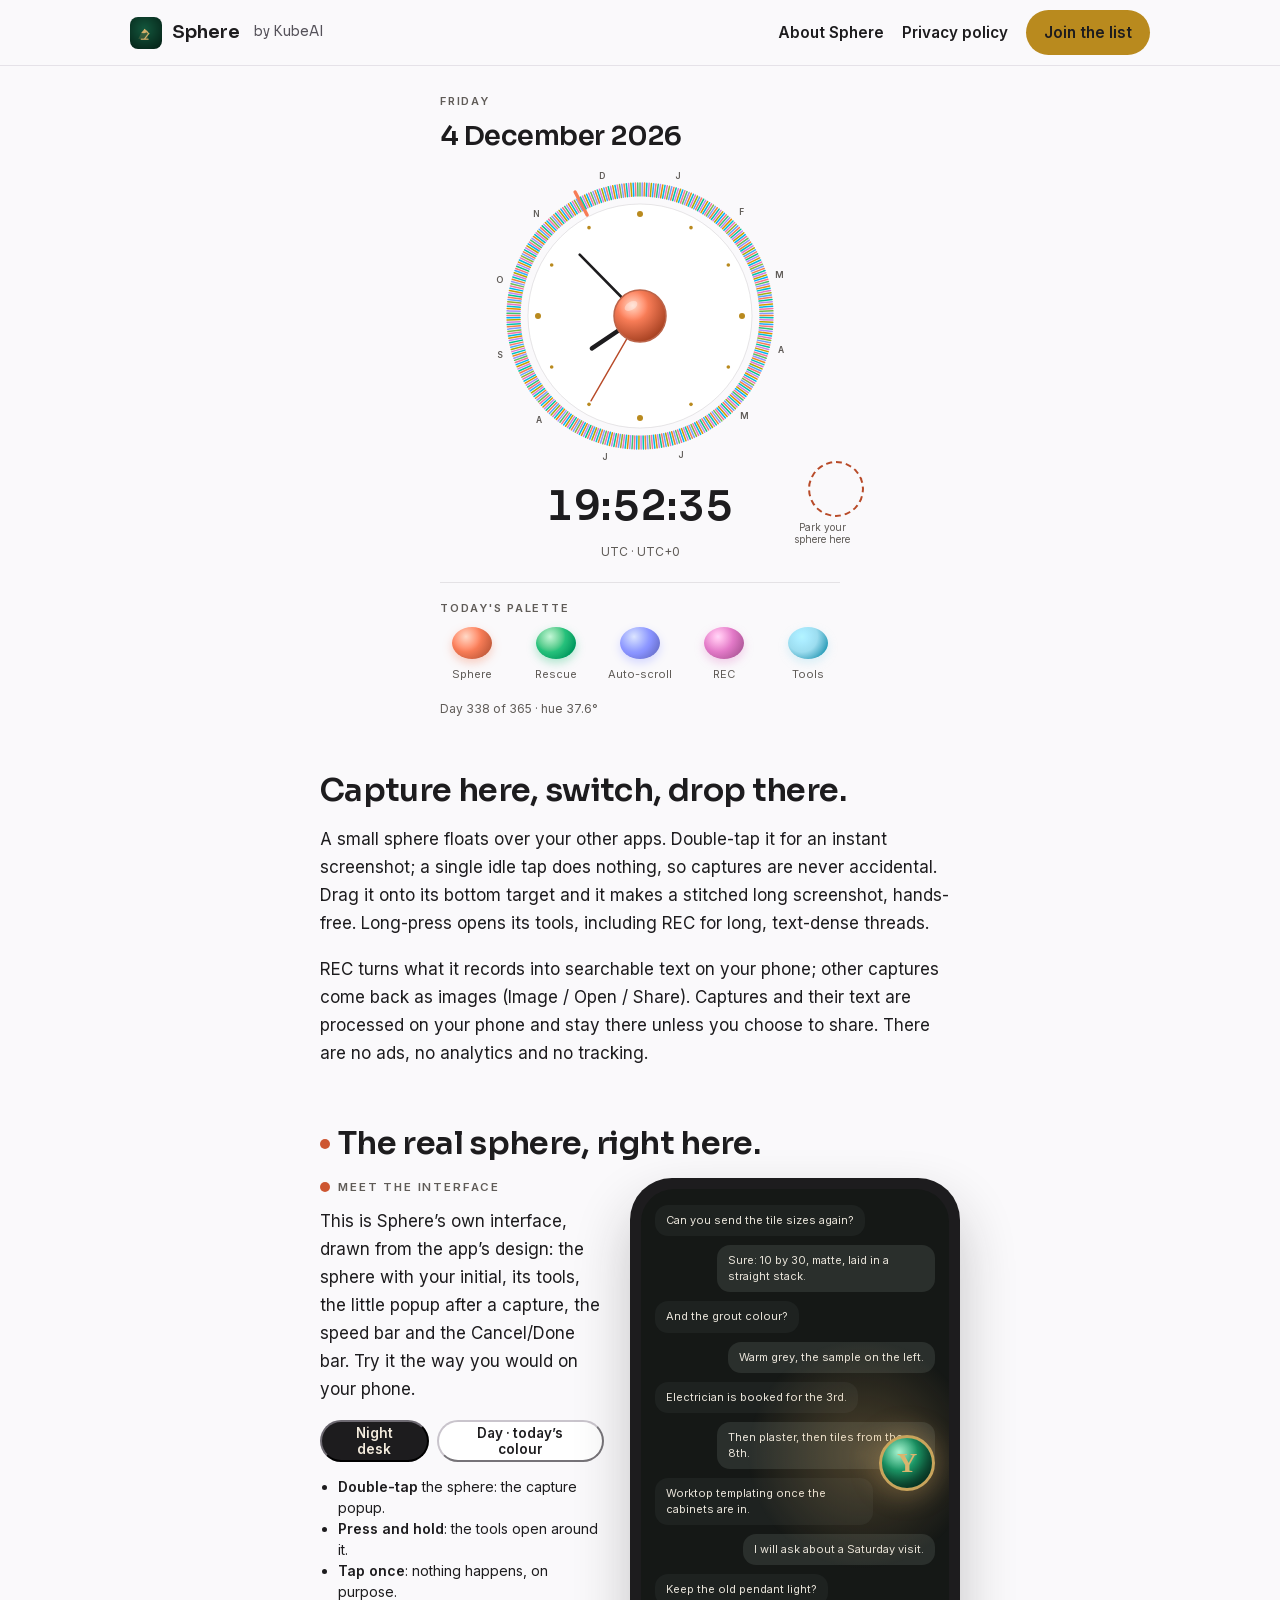
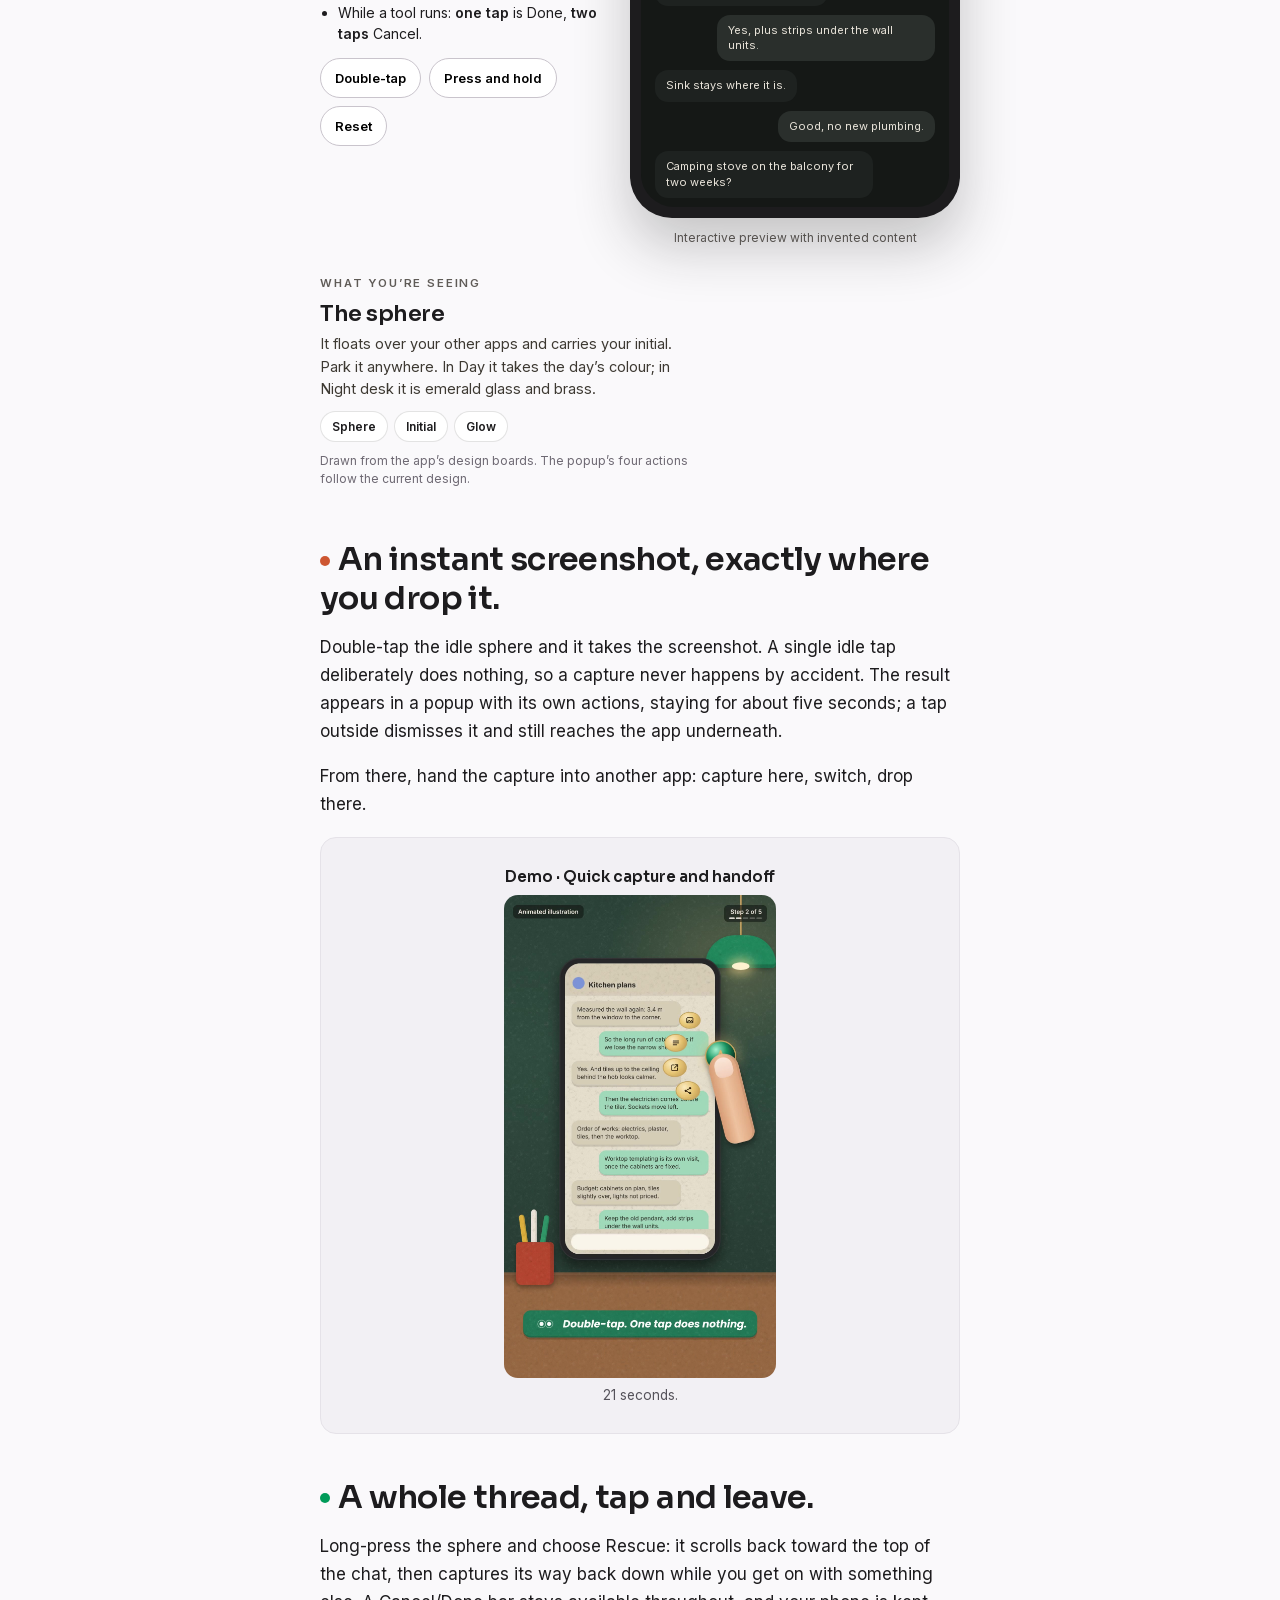
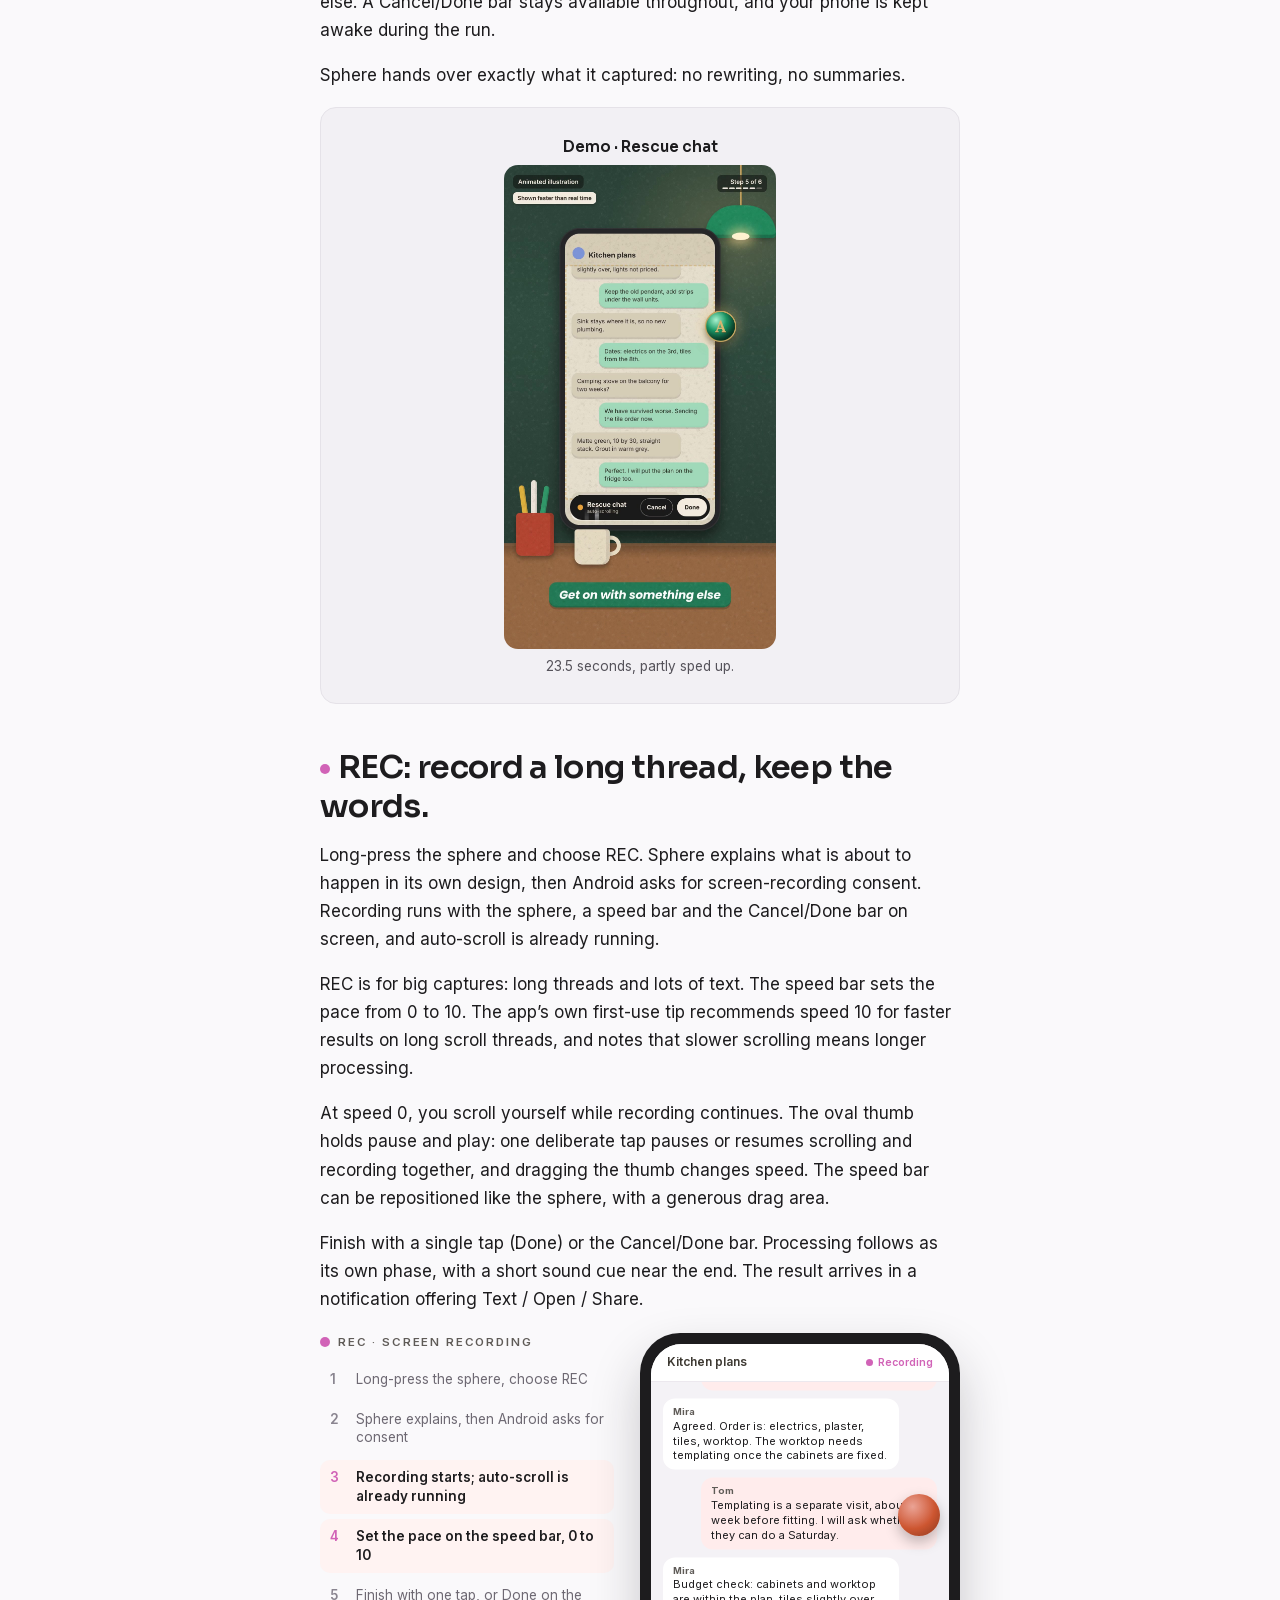
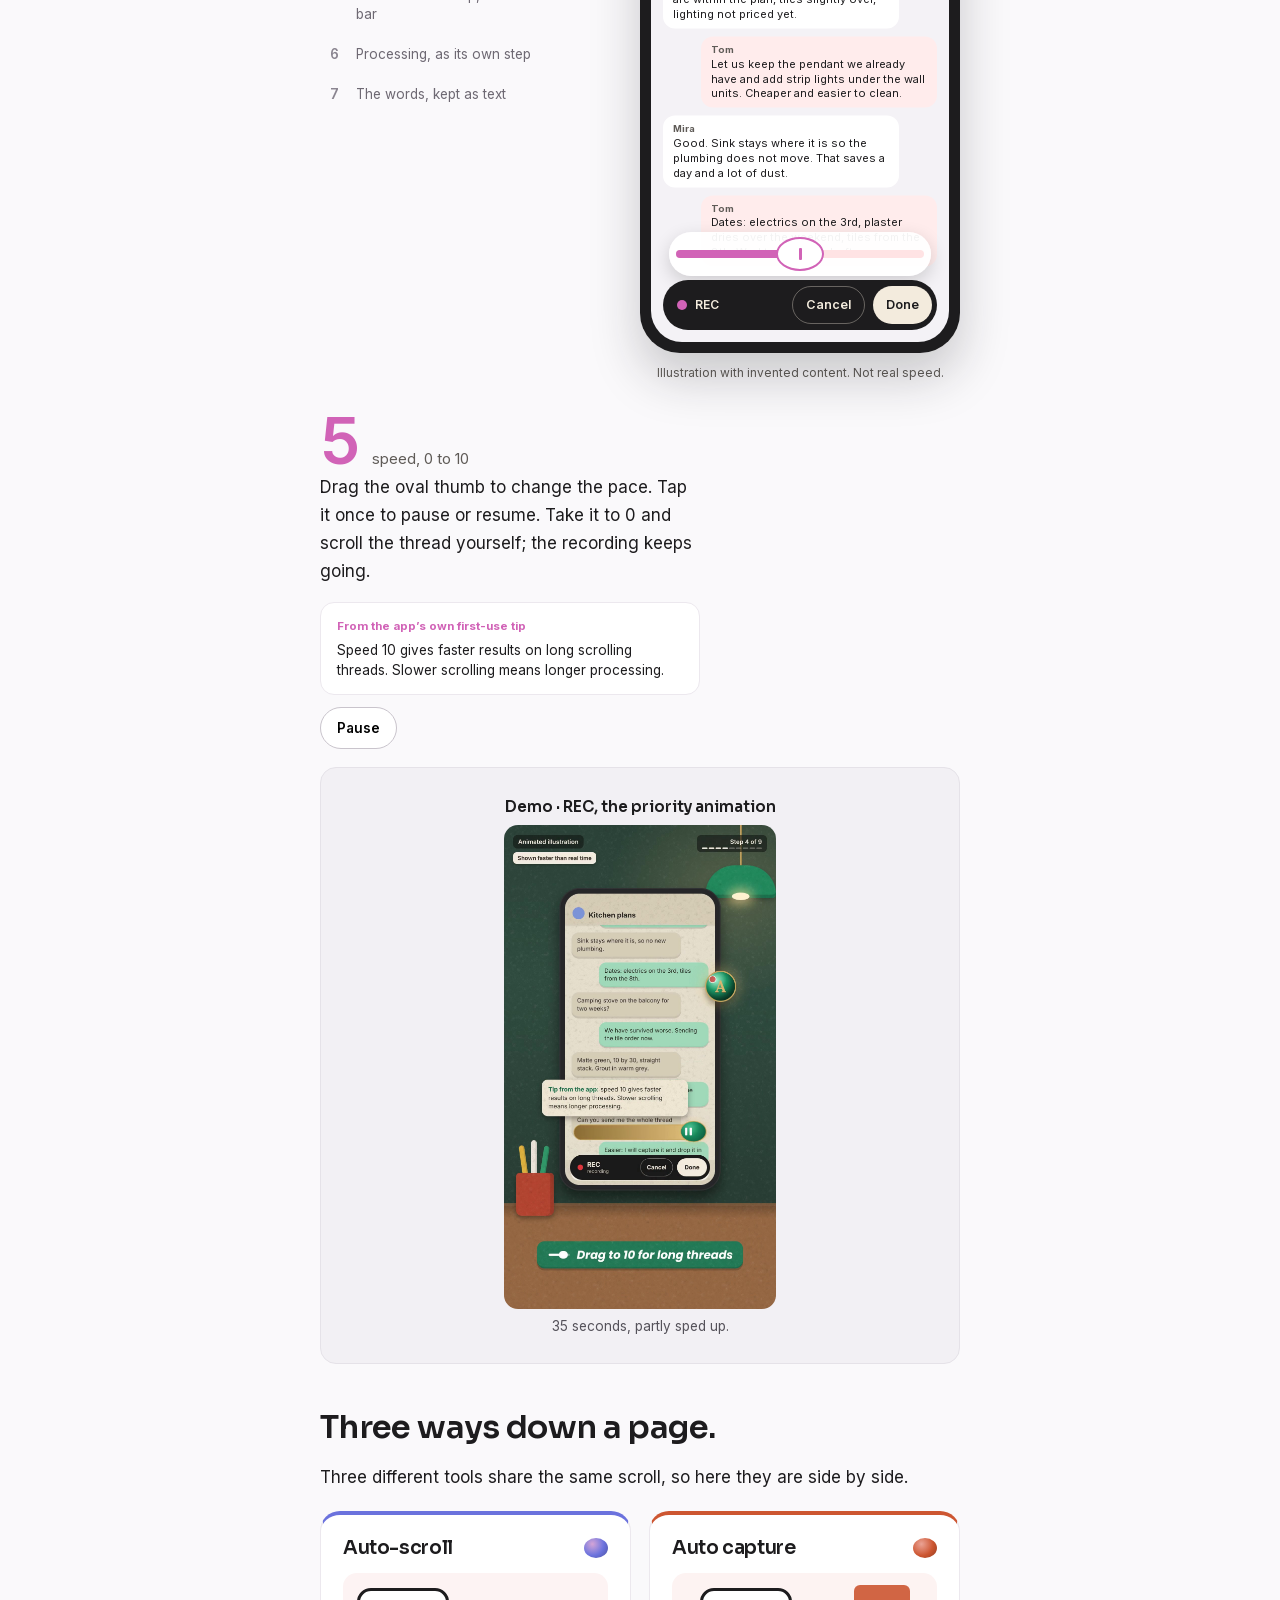
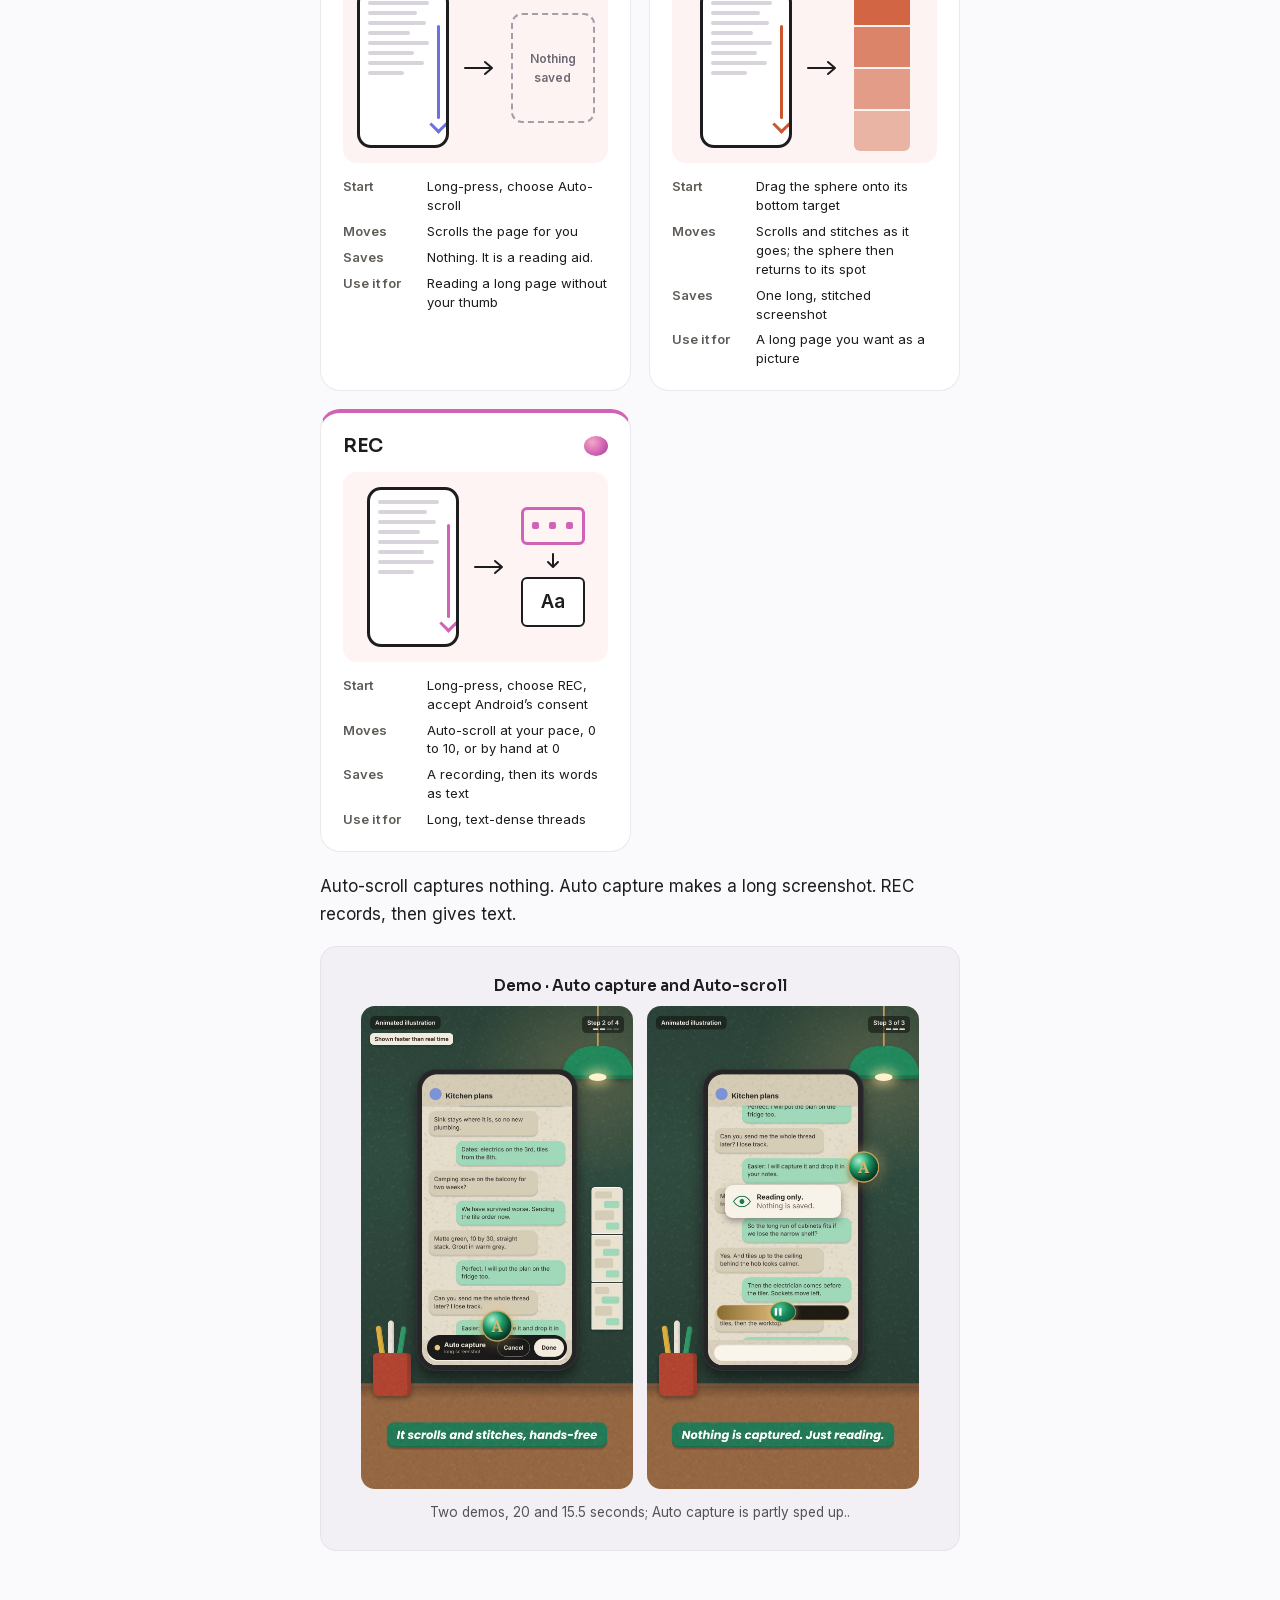
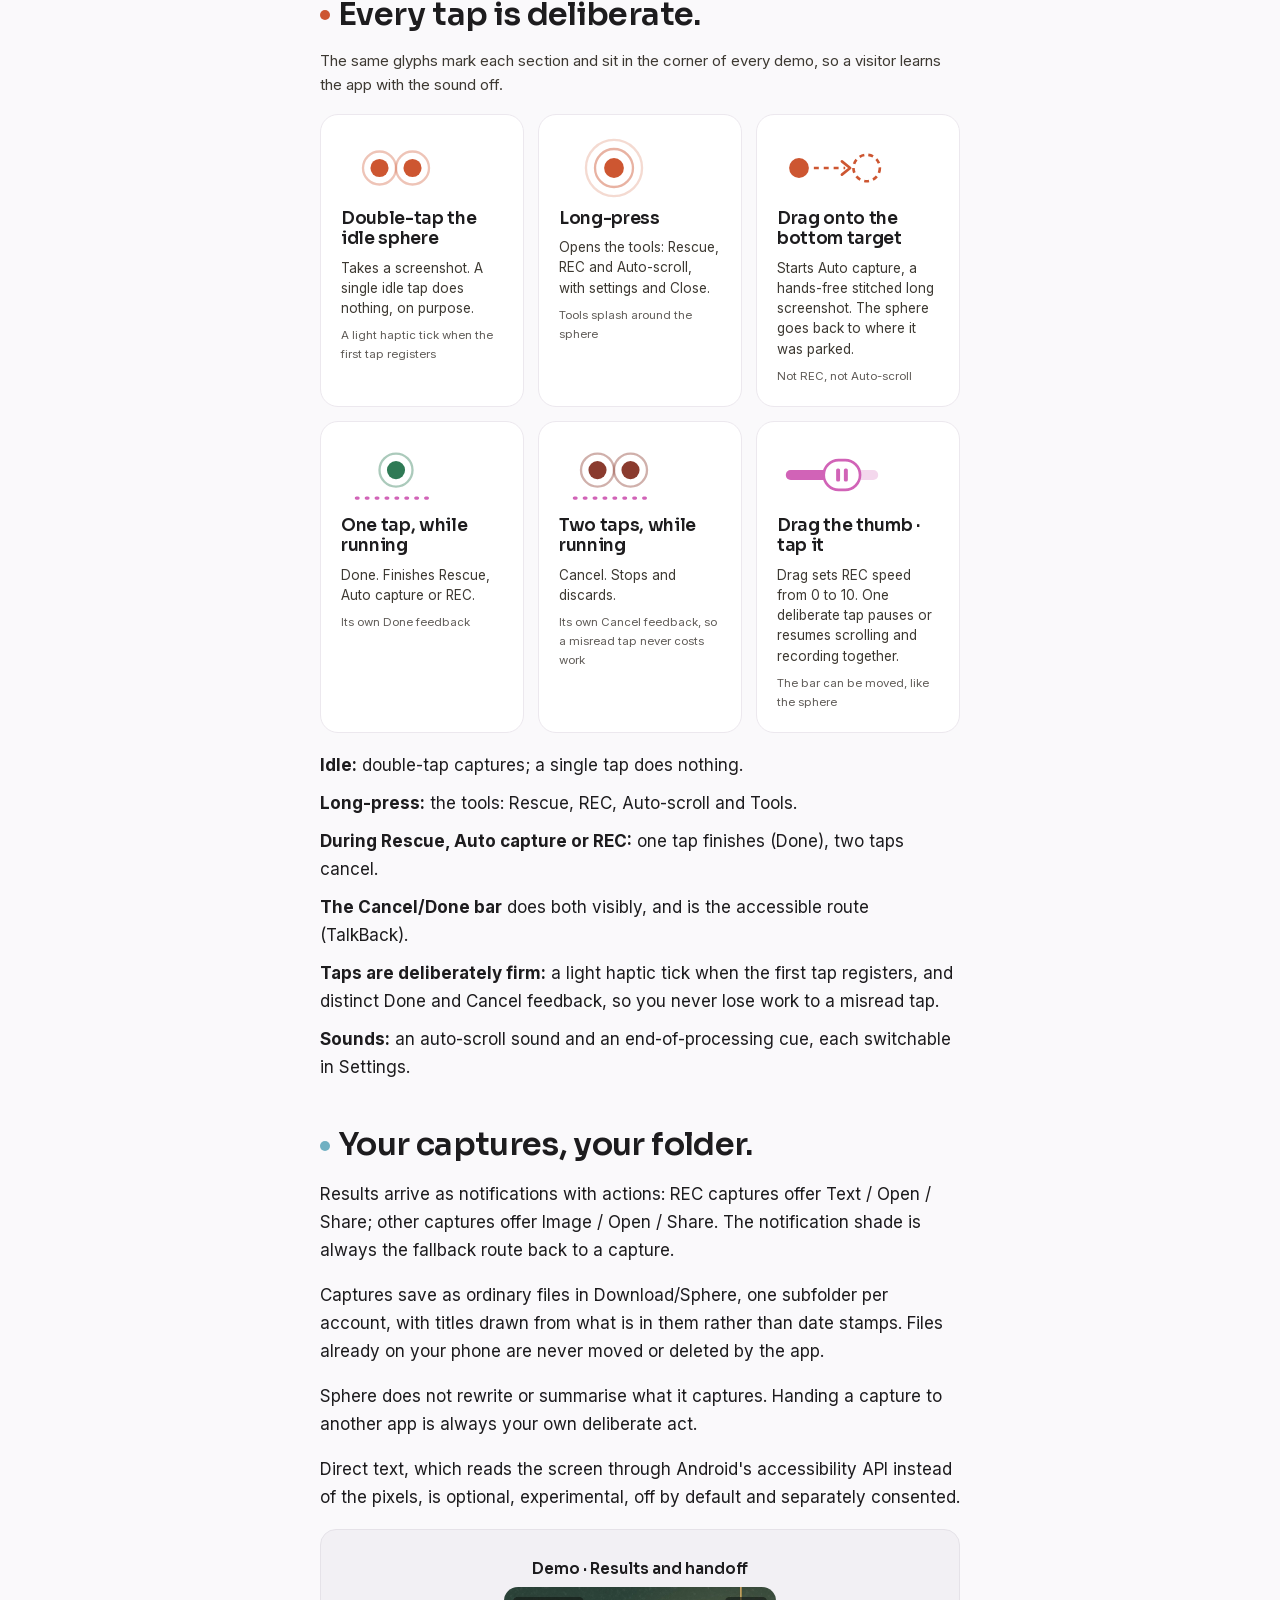
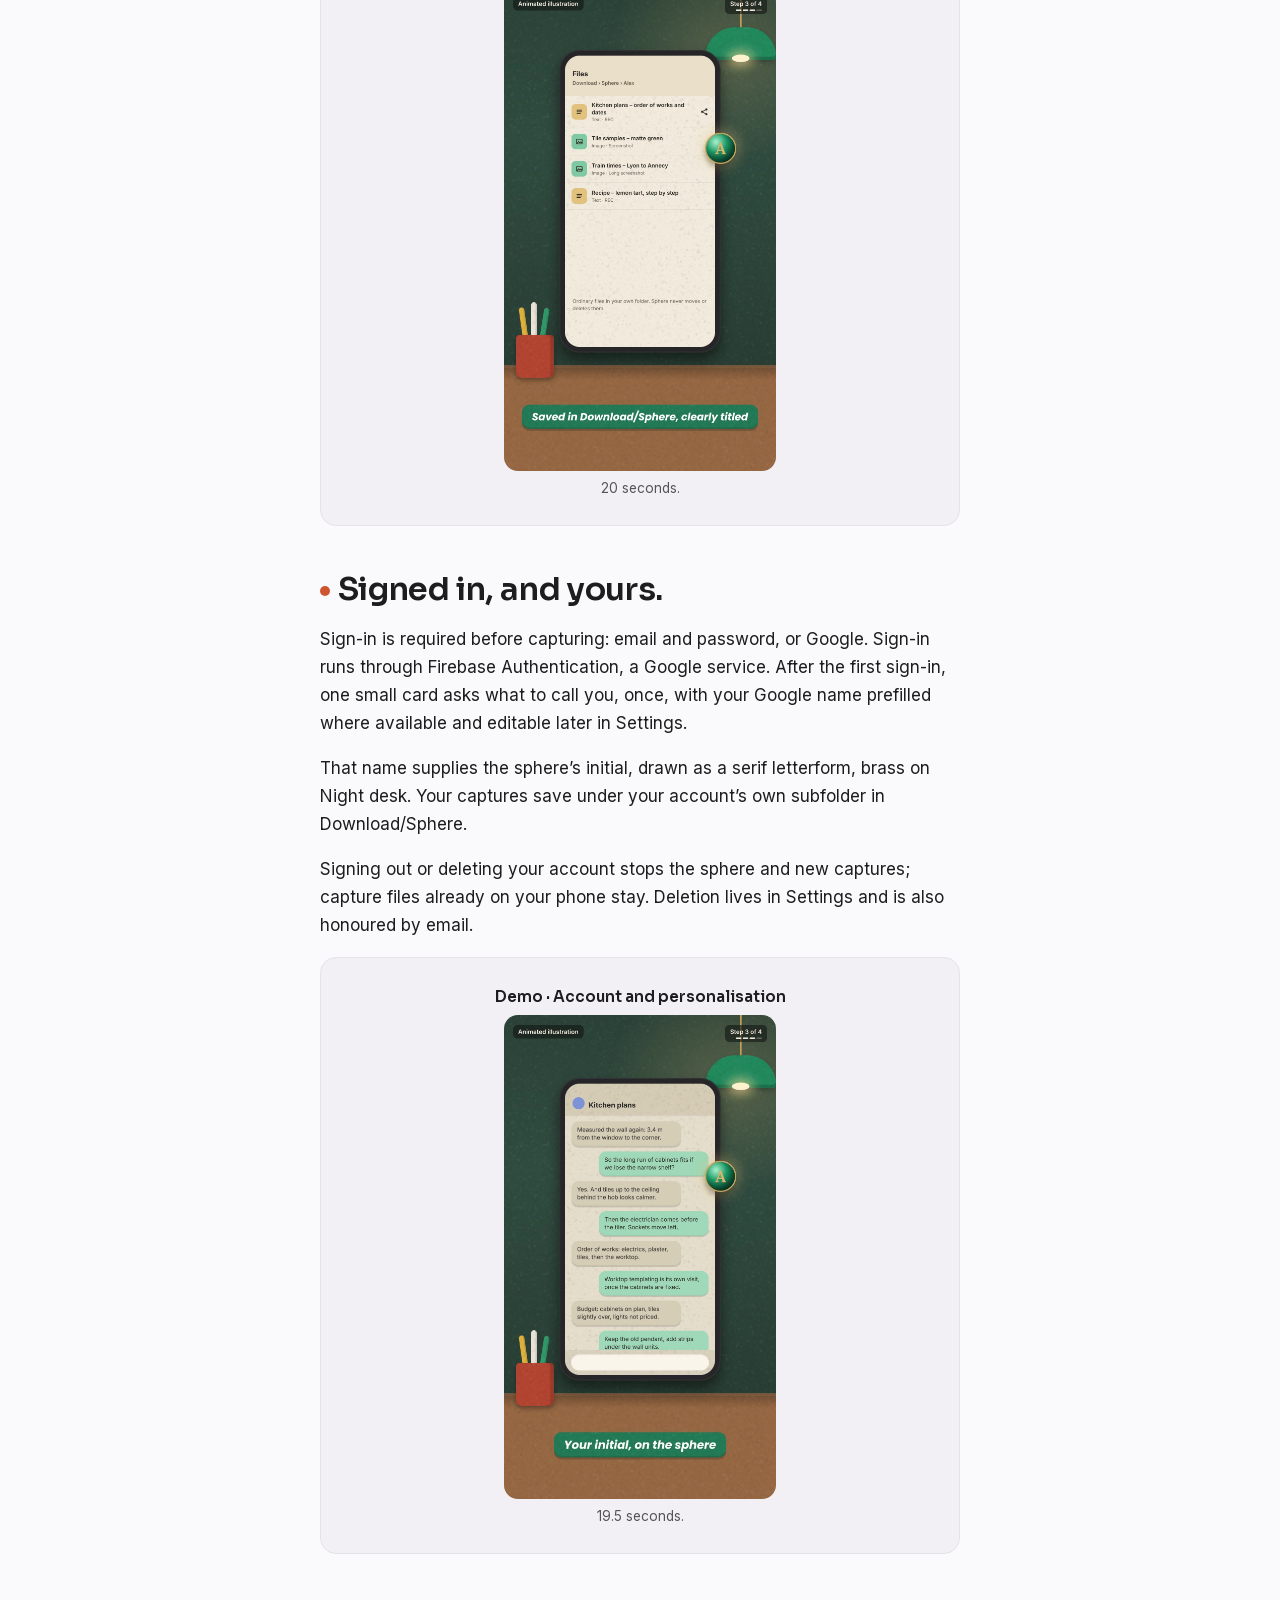
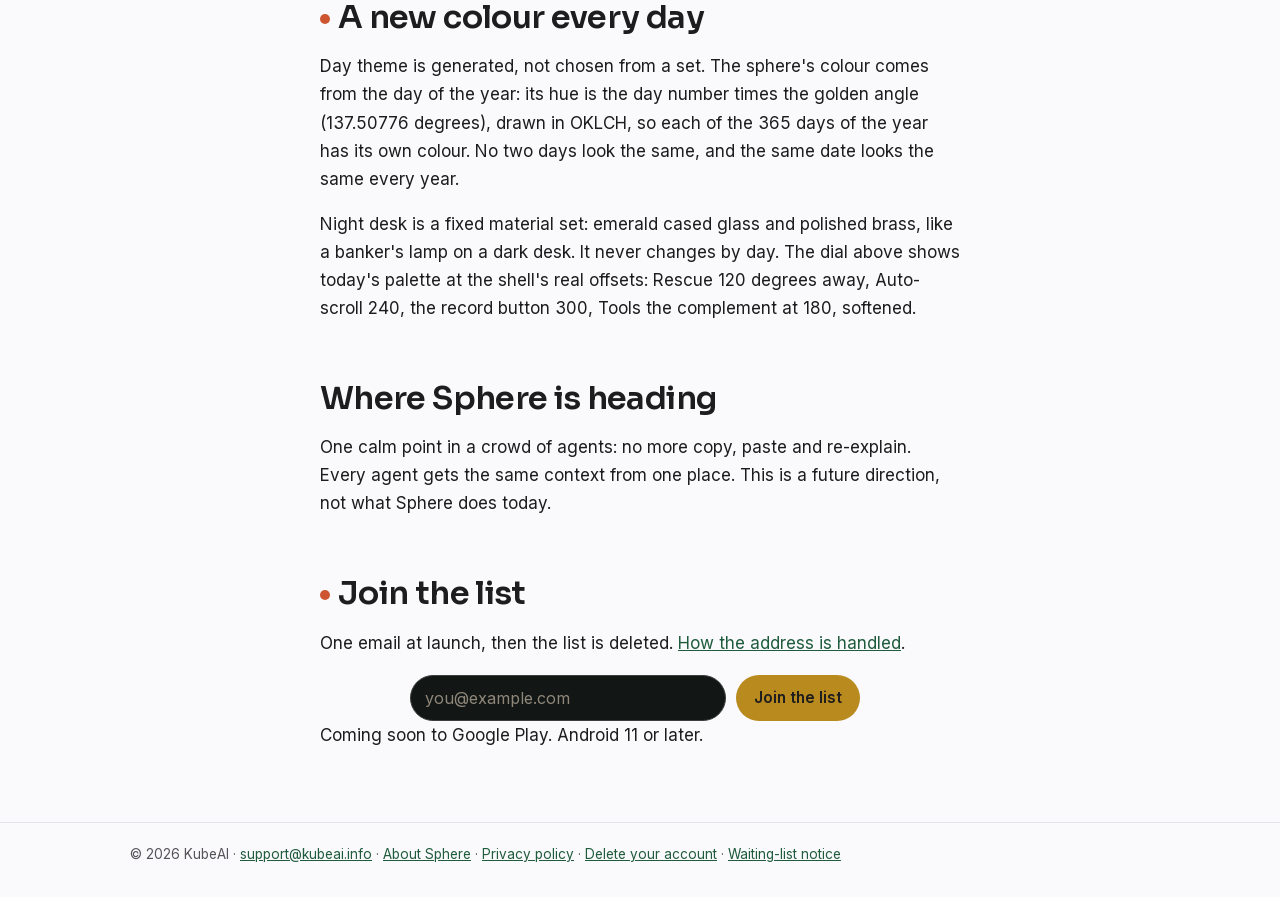
<file: index.html>
<!DOCTYPE html>
<html lang="en">
<head>
<meta charset="utf-8">
<meta name="viewport" content="width=device-width, initial-scale=1">
<title>Sphere by KubeAI - a floating capture tool for Android</title>
<meta name="description" content="Sphere by KubeAI: a floating capture tool for Android. A new colour every day, Night desk in emerald and brass, captures that stay on your phone.">
<link rel="canonical" href="https://sphere.kubeai.info/">
<link rel="icon" type="image/png" href="assets/img/favicon-32.png">
<link rel="apple-touch-icon" href="assets/img/apple-touch-icon.png">
<meta property="og:title" content="Sphere by KubeAI">
<meta property="og:description" content="A floating capture tool for Android. Capture here, switch, drop there. Captures stay on your phone.">
<meta property="og:image" content="https://sphere.kubeai.info/assets/img/og.png">
<meta property="og:url" content="https://sphere.kubeai.info/">
<meta name="twitter:card" content="summary_large_image">
<link rel="stylesheet" href="assets/css/sphere.css">
<link rel="stylesheet" href="assets/css/today.css">
<style>
  .vh{position:absolute;left:-9999px}
  .brand-by{font-weight:400;font-size:.85rem;color:var(--ink2)}
  .story{max-width:680px;margin:0 auto;padding:36px 20px 4px}
  .story:last-of-type{padding-bottom:8px}
  .site-foot{border-top:1px solid var(--hair);margin-top:40px;padding:20px 0 32px;color:var(--ink2);font-size:.85rem}
  .site-foot p{margin:0}
  .site-foot a{color:var(--link)}
  .main{padding-bottom:8px}

  /* v1 expansion components */
  .story h2{scroll-margin-top:80px}
  .demo-frame{margin:18px 0 4px;border:1px solid var(--hair);border-radius:16px;background:var(--panel);
    padding:26px 20px;display:flex;flex-direction:column;align-items:center;gap:6px;text-align:center}
  .demo-frame .df-title{font-family:Sora,Inter,sans-serif;font-weight:600;font-size:.95rem;color:var(--ink)}
  .demo-frame .df-note{font-size:.85rem;color:var(--ink2)}
  .df-vids{display:flex;gap:14px;flex-wrap:wrap;justify-content:center;margin:2px 0 6px}
  .demo-frame video.df-vid{width:min(272px,86%);aspect-ratio:9/16;height:auto;object-fit:cover;border-radius:14px;background:#0c1310}
  .ways{display:grid;gap:14px;grid-template-columns:repeat(auto-fit,minmax(196px,1fr));margin:14px 0 4px}
  .way{border:1px solid var(--hair);border-radius:16px;background:var(--panel);padding:16px 18px}
  .way h3{margin:0 0 6px}
  .way p{margin:0;font-size:.95rem;color:var(--ink2)}
  .key{list-style:none;margin:12px 0 4px;padding:0;display:grid;gap:10px;max-width:680px}
  .key li{margin:0;padding:0}
  .rec-demo{margin:18px 0 4px;max-width:680px;border:1px solid var(--hair);border-radius:16px;background:var(--panel);padding:18px 20px}
  .rec-demo label{display:block;font-size:.9rem;color:var(--ink2);margin-bottom:8px}
  .rec-demo input[type=range]{width:100%;accent-color:var(--gold)}
  .rec-readout{display:flex;justify-content:space-between;align-items:baseline;gap:12px;flex-wrap:wrap;margin-top:10px}
  .rec-speed{font-family:Sora,Inter,sans-serif;font-weight:600;font-size:1.05rem;color:var(--ink)}
  .rec-note{font-size:.9rem;color:var(--ink2);flex:1 1 260px}
  .rec-pause{margin-top:12px}
</style>
<style>
:root{--c-sphere:#7A5FA0;--c-rescue:#4C8A5A;--c-scroll:#3E6FA8;--c-rec:#A85560;--c-tools:#8A8590;--c-ink:#1d1c1e}
.g-dot{display:inline-block;width:10px;height:10px;border-radius:50%;margin:0 8px 2px 0;vertical-align:middle;background:var(--acc,#ccc)}
.g-card{padding:20px;border-radius:18px;background:#fff;border:1px solid #ECE8EE;display:flex;flex-direction:column;gap:8px}
.g-card h3{margin:0;font-size:17px}
.g-card p{margin:0;font-size:13.5px;line-height:1.5;color:#3D3932}
.g-card small{font-size:11.5px;color:#5F5B57}
.g-grid{display:grid;grid-template-columns:repeat(auto-fit,minmax(196px,1fr));gap:14px;margin:18px 0}
.tw-grid{display:grid;grid-template-columns:repeat(auto-fit,minmax(216px,1fr));gap:18px;margin:20px 0}
.tw-card{padding:22px;border-radius:20px;background:#fff;border:1px solid #ECE8EE;border-top:4px solid var(--acc,#ccc);display:flex;flex-direction:column;gap:14px}
.tw-head{display:flex;align-items:center;justify-content:space-between}
.tw-head h3{margin:0;font-size:19px}
.tw-ball{width:24px;height:20px;border-radius:50%;background:radial-gradient(circle at 35% 30%,color-mix(in oklch,var(--acc),white 45%),var(--acc) 55%,color-mix(in oklch,var(--acc),black 22%))}
.tw-art{display:flex;align-items:center;justify-content:center;gap:14px;height:190px;border-radius:14px;background:color-mix(in oklch,var(--acc),white 93%)}
.tw-phone{position:relative;width:92px;height:160px;border-radius:14px;border:3px solid #1d1c1e;background:#fff;padding:10px 8px;display:flex;flex-direction:column;gap:6px;overflow:hidden}
.tw-l{height:4px;border-radius:2px;background:#D9D4DC}
.tw-dl{margin:0;display:grid;grid-template-columns:74px 1fr;gap:7px 10px;font-size:13px;line-height:1.45}
.tw-dl dt{font-weight:600;color:#5F5B57}
.tw-dl dd{margin:0}
.gk-foot{font-size:13.5px;color:#5F5B57}
.gk-lead{font-size:15px;line-height:1.55;color:#3D3932;margin:14px 0 2px}
</style>
<script>
(function(){
var now=new Date(),y=now.getFullYear();
var doy=Math.round((new Date(y,now.getMonth(),now.getDate())-new Date(y,0,1))/864e5)+1;
var hue=(doy*137.50776)%360;var n=function(h){return (((h%360)+360)%360).toFixed(1);};
var r=document.documentElement.style;
r.setProperty('--c-sphere','oklch(0.6 0.16 '+n(hue)+')');
r.setProperty('--c-rescue','oklch(0.6 0.16 '+n(hue+120)+')');
r.setProperty('--c-scroll','oklch(0.6 0.16 '+n(hue+240)+')');
r.setProperty('--c-rec','oklch(0.66 0.17 '+n(hue+300)+')');
r.setProperty('--c-tools','oklch(0.72 0.07 '+n(hue+180)+')');
window.SPHUE=hue;window.SPHN=n;
})();
</script>
<style>
.recx-cols{display:flex;flex-wrap:wrap;gap:26px;margin:20px 0 8px;align-items:flex-start}
.recx-side{flex:1 1 240px;max-width:340px}
.recx-mid{flex:0 0 auto}
.recx-try{flex:1 1 250px;max-width:380px}
.recx-eyebrow{display:block;font-size:11.5px;font-weight:600;letter-spacing:.16em;text-transform:uppercase;color:#5F5B57;margin-bottom:10px}
.recx-steps{list-style:none;margin:0;padding:0;display:flex;flex-direction:column;gap:5px;counter-reset:rs}
.recx-steps li{counter-increment:rs;display:flex;gap:10px;align-items:baseline;padding:8px 10px;border-radius:10px;font-size:13.5px;line-height:1.4;color:#6E6973}
.recx-steps li::before{content:counter(rs);font-weight:600;color:#8A8590;width:16px;flex:none}
.recx-steps li.on{background:color-mix(in oklch,var(--c-rec),white 92%);color:#1d1c1e;font-weight:600}
.recx-steps li.on::before{color:var(--c-rec)}
.recx-phone{position:relative;width:320px;height:620px;border-radius:40px;padding:11px;background:#1d1c1e;box-shadow:0 24px 50px rgba(29,28,30,.22);margin:0 auto}
.recx-screen{position:relative;width:100%;height:100%;border-radius:31px;overflow:hidden;background:#F4F2F6}
.recx-head{height:38px;display:flex;align-items:center;justify-content:space-between;padding:0 16px;background:#fff;border-bottom:1px solid #ECE8EE;box-sizing:border-box}
.recx-head span:first-child{font-size:12px;font-weight:600;color:#3D3932}
.recx-chip{display:flex;align-items:center;gap:5px;font-size:10.5px;font-weight:600;color:var(--c-rec)}
.recx-chip::before{content:"";width:7px;height:7px;border-radius:50%;background:var(--c-rec);animation:recxBlink 1.4s ease-in-out infinite}
.recx-chip.paused::before{animation:none;opacity:.4}
.recx-scroll{position:relative;height:490px;overflow:hidden;touch-action:none}
.recx-msgs{display:flex;flex-direction:column;gap:8px;padding:10px 12px;will-change:transform}
.recx-m{max-width:86%;padding:7px 10px;border-radius:12px;background:#fff;font-size:11px;line-height:1.35;color:#1d1c1e}
.recx-m.them{background:color-mix(in oklch,var(--c-rec),white 88%)}
.recx-m b{display:block;font-size:9.5px;color:#5F5B57}
.recx-ball{position:absolute;right:9px;top:150px;width:42px;height:42px;border-radius:50%;background:radial-gradient(circle at 35% 30%,color-mix(in oklch,var(--c-sphere),white 45%),var(--c-sphere) 55%,color-mix(in oklch,var(--c-sphere),black 25%));box-shadow:0 6px 14px rgba(0,0,0,.25)}
.recx-manual{position:absolute;left:20px;right:20px;top:220px;padding:10px 12px;border-radius:12px;background:rgba(29,28,30,.86);color:#fff;font-size:12px;line-height:1.45;text-align:center}
.recx-bar{position:absolute;left:18px;right:18px;bottom:66px;height:44px;padding:5px 7px;border-radius:22px;background:rgba(255,255,255,.95);box-shadow:0 6px 18px rgba(0,0,0,.16);box-sizing:border-box}
.recx-track{position:relative;width:100%;height:34px}
.recx-track::before{content:"";position:absolute;left:0;right:0;top:13px;height:8px;border-radius:4px;background:color-mix(in oklch,var(--c-rec),white 82%)}
.recx-fill{position:absolute;left:0;top:13px;height:8px;border-radius:4px;background:var(--c-rec)}
.recx-thumb{position:absolute;top:0;width:48px;height:34px;border-radius:50%;background:#fff;border:2px solid var(--c-rec);display:flex;align-items:center;justify-content:center;gap:3px;box-sizing:border-box}
.recx-thumb span{width:3px;height:12px;border-radius:1px;background:var(--c-rec)}
.recx-thumb span:last-child{display:none}
.recx-thumb.paused span{display:block}
.recx-thumb.paused span:first-child{display:none}
.recx-range{position:absolute;inset:0;width:100%;height:34px;opacity:0;cursor:pointer;-webkit-appearance:none;appearance:none;background:transparent;margin:0}
.recx-range:focus-visible{outline:2px solid #1d1c1e;outline-offset:4px;border-radius:17px}
.recx-pill{position:absolute;left:12px;right:12px;bottom:12px;height:50px;padding:0 5px 0 14px;border-radius:25px;background:#1d1c1e;display:flex;align-items:center;gap:8px;box-sizing:border-box}
.recx-pill-dot{width:10px;height:10px;border-radius:50%;background:var(--c-rec);flex:none}
.recx-pill-t{font-size:12px;font-weight:600;color:#F3EBDD;flex:1}
.recx-pill button{height:38px;padding:0 13px;border-radius:19px;border:1px solid rgba(243,235,221,.35);background:transparent;color:#F3EBDD;font:600 12.5px Inter,sans-serif;cursor:pointer}
.recx-pill button+button{border:0;background:#F3EBDD;color:#1d1c1e}
.recx-proc{position:absolute;inset:0;background:rgba(244,242,246,.8);display:flex;align-items:center;justify-content:center}
.recx-proc[hidden]{display:none}
.recx-proc-card{width:230px;padding:18px;border-radius:16px;background:#fff;box-shadow:0 10px 28px rgba(0,0,0,.12);display:flex;flex-direction:column;gap:10px}
.recx-proc-card strong{font-size:15px}
.recx-proc-card p{margin:0;font-size:12px;line-height:1.45;color:#3D3932}
.recx-shimmer{position:relative;height:6px;border-radius:3px;background:color-mix(in oklch,var(--c-rec),white 85%);overflow:hidden}
.recx-shimmer::after{content:"";position:absolute;top:0;bottom:0;width:40%;border-radius:3px;background:var(--c-rec);animation:recxShim 1.6s ease-in-out infinite}
.recx-text{position:absolute;inset:0;background:#fff;display:flex;flex-direction:column}
.recx-text[hidden]{display:none}
.recx-ncard{margin:10px;padding:11px 13px;border-radius:14px;background:#F4F2F6;display:flex;flex-direction:column;gap:8px}
.recx-nhead{display:flex;align-items:center;gap:7px;font-size:10.5px;font-weight:600;color:#5F5B57}
.recx-nball{width:15px;height:15px;border-radius:50%;background:radial-gradient(circle at 35% 30%,color-mix(in oklch,var(--c-sphere),white 45%),var(--c-sphere) 55%,color-mix(in oklch,var(--c-sphere),black 25%))}
.recx-ncard strong{font-size:12px}
.recx-nacts{display:flex;gap:7px}
.recx-nacts span{padding:5px 11px;border-radius:12px;font-size:11.5px;font-weight:600;color:#3D3932;background:#fff}
.recx-nacts span:first-child{background:color-mix(in oklch,var(--c-rec),white 88%);color:var(--c-rec)}
.recx-lines{flex:1;overflow:hidden;padding:4px 16px;display:flex;flex-direction:column;gap:8px}
.recx-lines span{font-size:11px;line-height:1.45}
.recx-label{display:block;margin-top:10px;font-size:12px;color:#5F5B57;text-align:center}
.recx-num strong{font-size:64px;font-weight:600;line-height:1;color:var(--c-rec);font-variant-numeric:tabular-nums}
.recx-num span{font-size:15px;color:#5F5B57;margin-left:10px}
.recx-tip{padding:14px 16px;border-radius:14px;background:#fff;border:1px solid #ECE8EE;margin:12px 0}
.recx-tip strong{display:block;font-size:11.5px;color:var(--c-rec);margin-bottom:4px}
.recx-tip p{margin:0;font-size:13.5px;line-height:1.5}
.recx-btns{display:flex;flex-wrap:wrap;gap:10px}
.recx-btns button{height:42px;padding:0 16px;border-radius:21px;border:1px solid #C9C4CC;background:#fff;font:600 13.5px Inter,sans-serif;cursor:pointer}
.recx-btns button.wide{border:0;background:#1d1c1e;color:#fff;padding:0 20px}
.recx-btns button[hidden]{display:none}
@keyframes recxBlink{0%,100%{opacity:1}50%{opacity:.25}}
@keyframes recxShim{0%{transform:translateX(-100%)}100%{transform:translateX(260%)}}
[hidden]{display:none!important}
@media (prefers-reduced-motion: reduce){.recx-chip::before{animation:none}.recx-shimmer::after{animation:none}}
</style>
<style>
.ui-cols{display:flex;flex-wrap:wrap;gap:26px;align-items:flex-start}
.ui-left{flex:1 1 260px;max-width:380px}
.ui-mid{flex:0 0 auto}
.ui-right{flex:1 1 250px;max-width:380px}
.ui-btn{cursor:pointer}
.ui-btn:focus-visible{outline:2px solid #1d1c1e;outline-offset:3px}
.ui-pillbtn{height:42px;padding:0 16px;border-radius:21px;font:600 13.5px Inter,sans-serif}
.ui-themes{display:flex;gap:8px;margin:14px 0}
.ui-list{margin:10px 0 0;padding-left:18px;font-size:14px;line-height:1.5;color:#1d1c1e}
.ui-list b{font-weight:600}
.ui-actions{display:flex;flex-wrap:wrap;gap:8px;margin-top:14px}
.ui-act{height:40px;padding:0 14px;border-radius:20px;border:1px solid #C9C4CC;background:#fff;font:600 13px Inter,sans-serif}
.ui-phone{position:relative;width:330px;height:640px;border-radius:42px;padding:11px;background:#1d1c1e;box-shadow:0 28px 56px rgba(29,28,30,.24);margin:0 auto;box-sizing:border-box}
.ui-screen{position:relative;width:100%;height:100%;border-radius:33px;overflow:hidden;box-sizing:border-box}
.ui-msgs{display:flex;flex-direction:column;gap:9px;padding:16px 14px;will-change:transform}
.ui-m{max-width:78%;padding:8px 11px;border-radius:13px;font-size:11px;line-height:1.4}
.ui-glow{position:absolute;left:96px;top:140px;width:250px;height:250px;border-radius:50%;pointer-events:none}
.ui-tool,.ui-mini{position:absolute;border-radius:50%;display:flex;align-items:center;justify-content:center;cursor:pointer;padding:0;box-sizing:border-box}
.ui-pop{animation:uiPop .38s cubic-bezier(.2,.8,.3,1.2) both}
@keyframes uiPop{0%{transform:scale(.4);opacity:0}70%{transform:scale(1.08);opacity:1}100%{transform:scale(1)}}
.ui-sphere{position:absolute;left:238px;top:246px;width:56px;height:56px;border-radius:50%;display:flex;align-items:center;justify-content:center;cursor:pointer;padding:0;touch-action:none;-webkit-user-select:none;user-select:none;box-sizing:border-box}
.ui-sphere span{font-family:'Cormorant Garamond',serif;font-weight:700;font-size:28px;line-height:1;pointer-events:none}
.ui-bar{position:absolute;left:30px;right:30px;bottom:98px;height:32px;border-radius:16px;overflow:hidden}
.ui-barfill{position:absolute;left:0;top:0;bottom:0;width:58%}
.ui-thumb2{position:absolute;left:142px;bottom:92px;width:52px;height:42px;border-radius:50%;display:flex;align-items:center;justify-content:center;gap:4px;box-sizing:border-box}
.ui-thumb2 span{width:4px;height:14px;border-radius:1px;background:#fff}
.ui-pill{position:absolute;left:11px;right:11px;bottom:18px;height:58px;padding:0 7px 0 16px;border-radius:29px;background:#1A1A1A;display:flex;align-items:center;gap:9px;box-sizing:border-box}
.ui-pill-dot{width:11px;height:11px;border-radius:50%;flex:none}
.ui-pill-t{flex:1;display:flex;flex-direction:column;min-width:0}
.ui-pill-t strong{font-size:13px;font-weight:600;color:#F3EBDD}
.ui-pill-t small{font-size:10.5px;color:#B8AE9C}
.ui-pill button{height:42px;padding:0 13px;border-radius:21px;border:1px solid rgba(243,235,221,.35);background:transparent;color:#F3EBDD;font:600 12.5px Inter,sans-serif;cursor:pointer}
.ui-pill button+button{border:0;background:#F3EBDD;color:#1A1A1A}
.ui-toast{position:absolute;left:36px;right:36px;top:64px;padding:9px 13px;border-radius:12px;background:rgba(26,26,26,.9);color:#F3EBDD;font-size:12.5px;text-align:center;animation:uiToast 1.9s ease both}
@keyframes uiToast{0%{opacity:0;transform:translateY(6px)}15%{opacity:1;transform:none}85%{opacity:1}100%{opacity:0}}
.ui-cap{display:block;margin-top:10px;font-size:12px;color:#5F5B57;text-align:center}
.ui-legend-t{display:block;font-size:11.5px;font-weight:600;letter-spacing:.16em;text-transform:uppercase;color:#5F5B57;margin-bottom:8px}
.ui-parts{display:flex;flex-wrap:wrap;gap:6px;margin:10px 0}
.ui-parts span{padding:5px 11px;border-radius:999px;font-size:12px;font-weight:600;color:#1d1c1e;border:1px solid rgba(29,28,30,.12);background:#fff}
.ui-note{font-size:12px;line-height:1.5;color:#6E6973}
@media (prefers-reduced-motion: reduce){.ui-pop{animation:none}.ui-toast{animation:none}}
</style>
</head>
<body>
<a class="skip" href="#main">Skip to content</a>
<header class="site-head">
  <div class="wrap">
    <a class="brand" href="./"><img src="assets/img/icon-512.png" alt="" width="32" height="32">Sphere&nbsp;<span class="brand-by">by KubeAI</span></a>
    <nav class="site-nav" aria-label="Site">
      <a href="app/">About Sphere</a>
      <a href="privacy/">Privacy policy</a>
      <a class="btn" href="#join">Join the list</a>
    </nav>
  </div>
</header>
<main id="main" class="main">
  <section class="today" aria-label="Today on Sphere: date, time and the day's colour">
    <div class="today-date">
      <div>
        <span class="t-weekday">Today</span>
        <span class="t-datelong"></span>
      </div>
    </div>
    <div class="today-clockwrap">
      <svg class="t-dial" width="300" height="300" viewBox="0 0 300 300" role="img" aria-label="Today's clock"></svg>
    </div>
    <div class="today-time">
      <span class="t-time">--:--:--</span>
      <span class="t-tz"></span>
    </div>
    <div class="t-park">
      <div class="t-park-circle"></div>
      <span>Park your sphere here</span>
    </div>
    <div class="today-palette">
      <span class="t-label">Today's palette</span>
      <div class="t-chips"></div>
    </div>
    <div class="today-meta">
      <span class="t-dayhue"></span>
      <span class="t-testlabel"></span>
    </div>
    <div class="t-streak" aria-hidden="true"></div>
    <noscript><p class="t-tz" style="text-align:center">Enable JavaScript to see today's live clock and colour.</p></noscript>
  </section>

  <section class="story">
    <h1 class="vh">Sphere by KubeAI, a floating capture tool for Android</h1>
    <h2>Capture here, switch, drop there.</h2>
    <p>A small sphere floats over your other apps. Double-tap it for an instant screenshot; a single idle tap does nothing, so captures are never accidental. Drag it onto its bottom target and it makes a stitched long screenshot, hands-free. Long-press opens its tools, including REC for long, text-dense threads.</p>
    <p>REC turns what it records into searchable text on your phone; other captures come back as images (Image / Open / Share). Captures and their text are processed on your phone and stay there unless you choose to share. There are no ads, no analytics and no tracking.</p>
  </section>

  <section class="story" id="interface">
    <h2><span class="g-dot" style="--acc:var(--c-sphere)" aria-hidden="true"></span>The real sphere, right here.</h2>
    <div class="ui-cols">
      <div class="ui-left">
        <span class="recx-eyebrow"><span class="g-dot" style="--acc:var(--c-sphere)" aria-hidden="true"></span>Meet the interface</span>
        <p>This is Sphere&rsquo;s own interface, drawn from the app&rsquo;s design: the sphere with your initial, its tools, the little popup after a capture, the speed bar and the Cancel/Done bar. Try it the way you would on your phone.</p>
        <div class="ui-themes" role="group" aria-label="Theme">
          <button type="button" class="ui-btn ui-pillbtn" id="ui-night" aria-pressed="true">Night desk</button>
          <button type="button" class="ui-btn ui-pillbtn" id="ui-day" aria-pressed="false">Day &middot; today&rsquo;s colour</button>
        </div>
        <ul class="ui-list">
          <li><b>Double-tap</b> the sphere: the capture popup.</li>
          <li><b>Press and hold</b>: the tools open around it.</li>
          <li><b>Tap once</b>: nothing happens, on purpose.</li>
          <li>While a tool runs: <b>one tap</b> is Done, <b>two taps</b> Cancel.</li>
        </ul>
        <div class="ui-actions">
          <button type="button" class="ui-btn ui-act" id="ui-double">Double-tap</button>
          <button type="button" class="ui-btn ui-act" id="ui-hold">Press and hold</button>
          <button type="button" class="ui-btn ui-act" id="ui-reset">Reset</button>
        </div>
      </div>
      <div class="ui-mid">
        <div class="ui-phone"><div class="ui-screen" id="ui-screen">
          <div class="ui-msgs" id="ui-msgs" aria-hidden="true"></div>
          <div class="ui-glow" id="ui-glow" aria-hidden="true"></div>
          <div id="ui-tools" hidden></div>
          <div id="ui-popup" hidden></div>
          <button type="button" class="ui-sphere" id="ui-sphere" aria-label="Sphere: double-tap to capture, press and hold for tools"><span id="ui-letter">Y</span></button>
          <div id="ui-bar" hidden><div class="ui-bar"><div class="ui-barfill" id="ui-barfill"></div></div><div class="ui-thumb2" id="ui-thumb2"><span></span><span></span></div></div>
          <div class="ui-pill" id="ui-pill" hidden><span class="ui-pill-dot" id="ui-pill-dot"></span><span class="ui-pill-t"><strong id="ui-pill-t">REC</strong><small id="ui-pill-s">recording</small></span><button type="button" id="ui-cancel">Cancel</button><button type="button" id="ui-done">Done</button></div>
          <div class="ui-toast" id="ui-toast" role="status" hidden></div>
        </div></div>
        <span class="ui-cap">Interactive preview with invented content</span>
      </div>
      <div class="ui-right">
        <span class="ui-legend-t">What you&rsquo;re seeing</span>
        <h3 id="ui-leg-t" style="margin:0;font-size:22px">The sphere</h3>
        <p id="ui-leg-x" style="margin:6px 0 0;font-size:14.5px;line-height:1.55;color:#3D3932"></p>
        <div class="ui-parts" id="ui-parts"></div>
        <p class="ui-note">Drawn from the app&rsquo;s design boards. The popup&rsquo;s four actions follow the current design.</p>
      </div>
    </div>
  </section>

  <section class="story" id="quick-capture">
    <h2><span class="g-dot" style="--acc:var(--c-sphere)" aria-hidden="true"></span>An instant screenshot, exactly where you drop it.</h2>
    <p>Double-tap the idle sphere and it takes the screenshot. A single idle tap deliberately does nothing, so a capture never happens by accident. The result appears in a popup with its own actions, staying for about five seconds; a tap outside dismisses it and still reaches the app underneath.</p>
    <p>From there, hand the capture into another app: capture here, switch, drop there.</p>
    <figure class="demo-frame" data-demo="D1">
      <span class="df-title">Demo &middot; Quick capture and handoff</span>
      <video class="df-vid" src="assets/anim/D1.mp4" poster="assets/anim/D1.jpg" muted loop playsinline preload="none" aria-label="Sphere demo animation: quick capture and handoff"></video>
      <span class="df-note">21 seconds.</span>
    </figure>
  </section>

  <section class="story">
    <h2><span class="g-dot" style="--acc:var(--c-rescue)" aria-hidden="true"></span>A whole thread, tap and leave.</h2>
    <p>Long-press the sphere and choose Rescue: it scrolls back toward the top of the chat, then captures its way back down while you get on with something else. A Cancel/Done bar stays available throughout, and your phone is kept awake during the run.</p>
    <p>Sphere hands over exactly what it captured: no rewriting, no summaries.</p>
  <figure class="demo-frame" data-demo="D2">
      <span class="df-title">Demo &middot; Rescue chat</span>
      <video class="df-vid" src="assets/anim/D2.mp4" poster="assets/anim/D2.jpg" muted loop playsinline preload="none" aria-label="Sphere demo animation: Rescue chat"></video>
      <span class="df-note">23.5 seconds, partly sped up.</span>
    </figure>
  </section>

  <section class="story" id="rec">
    <h2><span class="g-dot" style="--acc:var(--c-rec)" aria-hidden="true"></span>REC: record a long thread, keep the words.</h2>
    <p>Long-press the sphere and choose REC. Sphere explains what is about to happen in its own design, then Android asks for screen-recording consent. Recording runs with the sphere, a speed bar and the Cancel/Done bar on screen, and auto-scroll is already running.</p>
    <p>REC is for big captures: long threads and lots of text. The speed bar sets the pace from 0 to 10. The app&rsquo;s own first-use tip recommends speed 10 for faster results on long scroll threads, and notes that slower scrolling means longer processing.</p>
    <p>At speed 0, you scroll yourself while recording continues. The oval thumb holds pause and play: one deliberate tap pauses or resumes scrolling and recording together, and dragging the thumb changes speed. The speed bar can be repositioned like the sphere, with a generous drag area.</p>
    <p>Finish with a single tap (Done) or the Cancel/Done bar. Processing follows as its own phase, with a short sound cue near the end. The result arrives in a notification offering Text / Open / Share.</p>
    <div class="recx" id="recx" role="group" aria-label="Interactive REC illustration with invented content">
      <div class="recx-cols">
        <div class="recx-side">
          <span class="recx-eyebrow"><span class="g-dot" style="--acc:var(--c-rec)" aria-hidden="true"></span>REC &middot; screen recording</span>
          <ol class="recx-steps" id="recx-steps"></ol>
        </div>
        <div class="recx-mid">
          <div class="recx-phone">
            <div class="recx-screen">
              <div class="recx-head"><span>Kitchen plans</span><span class="recx-chip" id="recx-chip">Recording</span></div>
              <div class="recx-scroll" id="recx-scroll" tabindex="0" aria-label="The thread being recorded. At speed 0, scroll it with your wheel.">
                <div class="recx-msgs" id="recx-msgs"></div>
              </div>
              <div class="recx-ball" id="recx-ball" aria-hidden="true"></div>
              <div class="recx-manual" id="recx-manual" hidden>Speed 0: you scroll by hand. Recording carries on.</div>
              <div class="recx-bar" id="recx-bar">
                <div class="recx-track">
                  <div class="recx-fill" id="recx-fill"></div>
                  <div class="recx-thumb" id="recx-thumb"><span></span><span></span></div>
                </div>
                <input type="range" class="recx-range" id="recx-speed" min="0" max="10" step="1" value="5" aria-label="REC speed, 0 to 10">
              </div>
              <div class="recx-pill" id="recx-pill"><span class="recx-pill-dot" aria-hidden="true"></span><span class="recx-pill-t">REC</span>
                <button type="button" id="recx-cancel">Cancel</button><button type="button" id="recx-done">Done</button>
              </div>
              <div class="recx-proc" id="recx-proc" hidden>
                <div class="recx-proc-card"><strong>Processing</strong><p>Recording is finished. Reading the words is its own step, on the phone. A short sound plays near the end.</p><div class="recx-shimmer" aria-hidden="true"></div></div>
              </div>
              <div class="recx-text" id="recx-text" hidden>
                <div class="recx-ncard">
                  <div class="recx-nhead"><span class="recx-nball" aria-hidden="true"></span><span>Sphere &middot; REC</span></div>
                  <strong>Kitchen renovation: tiles, budget and dates</strong>
                  <div class="recx-nacts"><span>Text</span><span>Open</span><span>Share</span></div>
                </div>
                <div class="recx-lines" id="recx-lines"></div>
              </div>
            </div>
          </div>
          <span class="recx-label">Illustration with invented content. Not real speed.</span>
        </div>
        <div class="recx-try">
          <div class="recx-num"><strong id="recx-num" aria-live="polite">5</strong><span id="recx-num-l">speed, 0 to 10</span></div>
          <p>Drag the oval thumb to change the pace. Tap it once to pause or resume. Take it to 0 and scroll the thread yourself; the recording keeps going.</p>
          <div class="recx-tip"><strong>From the app&rsquo;s own first-use tip</strong><p>Speed 10 gives faster results on long scrolling threads. Slower scrolling means longer processing.</p></div>
          <div class="recx-btns" id="recx-btns"></div>
        </div>
      </div>
    </div>
    <figure class="demo-frame" data-demo="D3">
      <span class="df-title">Demo &middot; REC, the priority animation</span>
      <video class="df-vid" src="assets/anim/D3.mp4" poster="assets/anim/D3.jpg" muted loop playsinline preload="none" aria-label="Sphere demo animation: REC, screen recording"></video>
      <span class="df-note">35 seconds, partly sped up.</span>
    </figure>
  </section>

  <section class="story" id="three-ways">
    <h2>Three ways down a page.</h2>
    <p>Three different tools share the same scroll, so here they are side by side.</p>
    <div class="tw-grid">
      <div class="tw-card" style="--acc:var(--c-scroll)">
        <div class="tw-head"><h3>Auto-scroll</h3><span class="tw-ball" aria-hidden="true"></span></div>
        <div class="tw-art" aria-hidden="true">
          <div class="tw-phone"><div class="tw-l" style="width:88%"></div><div class="tw-l" style="width:70%"></div><div class="tw-l" style="width:84%"></div><div class="tw-l" style="width:60%"></div><div class="tw-l" style="width:88%"></div><div class="tw-l" style="width:66%"></div><div class="tw-l" style="width:80%"></div><div class="tw-l" style="width:52%"></div><div style="position:absolute;right:6px;top:34px;bottom:26px;width:3px;border-radius:2px;background:var(--c-scroll)"></div><div style="position:absolute;right:1px;bottom:14px;width:13px;height:13px;border-right:3px solid var(--c-scroll);border-bottom:3px solid var(--c-scroll);transform:rotate(45deg)"></div></div>
          <svg width="34" height="20" viewBox="0 0 34 20"><path d="M2 10 H28 M22 4 L29 10 L22 16" fill="none" stroke="#1d1c1e" stroke-width="2" stroke-linecap="round" stroke-linejoin="round"/></svg>
          <div style="width:84px;height:110px;border-radius:11px;border:2px dashed #A39EA8;display:flex;align-items:center;justify-content:center;font-size:12px;font-weight:600;color:#6E6973;text-align:center">Nothing<br>saved</div>
        </div>
        <dl class="tw-dl"><dt>Start</dt><dd>Long-press, choose Auto-scroll</dd><dt>Moves</dt><dd>Scrolls the page for you</dd><dt>Saves</dt><dd>Nothing. It is a reading aid.</dd><dt>Use it for</dt><dd>Reading a long page without your thumb</dd></dl>
      </div>
      <div class="tw-card" style="--acc:var(--c-sphere)">
        <div class="tw-head"><h3>Auto capture</h3><span class="tw-ball" aria-hidden="true"></span></div>
        <div class="tw-art" aria-hidden="true">
          <div class="tw-phone"><div class="tw-l" style="width:88%"></div><div class="tw-l" style="width:70%"></div><div class="tw-l" style="width:84%"></div><div class="tw-l" style="width:60%"></div><div class="tw-l" style="width:88%"></div><div class="tw-l" style="width:66%"></div><div class="tw-l" style="width:80%"></div><div class="tw-l" style="width:52%"></div><div style="position:absolute;right:6px;top:34px;bottom:26px;width:3px;border-radius:2px;background:var(--c-sphere)"></div><div style="position:absolute;right:1px;bottom:14px;width:13px;height:13px;border-right:3px solid var(--c-sphere);border-bottom:3px solid var(--c-sphere);transform:rotate(45deg)"></div></div>
          <svg width="34" height="20" viewBox="0 0 34 20"><path d="M2 10 H28 M22 4 L29 10 L22 16" fill="none" stroke="#1d1c1e" stroke-width="2" stroke-linecap="round" stroke-linejoin="round"/></svg>
          <div style="width:56px;display:flex;flex-direction:column;gap:2px"><div style="height:40px;border-radius:6px 6px 1px 1px;background:var(--c-sphere);opacity:.9"></div><div style="height:40px;background:var(--c-sphere);opacity:.7"></div><div style="height:40px;background:var(--c-sphere);opacity:.55"></div><div style="height:40px;border-radius:1px 1px 6px 6px;background:var(--c-sphere);opacity:.4"></div></div>
        </div>
        <dl class="tw-dl"><dt>Start</dt><dd>Drag the sphere onto its bottom target</dd><dt>Moves</dt><dd>Scrolls and stitches as it goes; the sphere then returns to its spot</dd><dt>Saves</dt><dd>One long, stitched screenshot</dd><dt>Use it for</dt><dd>A long page you want as a picture</dd></dl>
      </div>
      <div class="tw-card" style="--acc:var(--c-rec)">
        <div class="tw-head"><h3>REC</h3><span class="tw-ball" aria-hidden="true"></span></div>
        <div class="tw-art" aria-hidden="true">
          <div class="tw-phone"><div class="tw-l" style="width:88%"></div><div class="tw-l" style="width:70%"></div><div class="tw-l" style="width:84%"></div><div class="tw-l" style="width:60%"></div><div class="tw-l" style="width:88%"></div><div class="tw-l" style="width:66%"></div><div class="tw-l" style="width:80%"></div><div class="tw-l" style="width:52%"></div><div style="position:absolute;right:6px;top:34px;bottom:26px;width:3px;border-radius:2px;background:var(--c-rec)"></div><div style="position:absolute;right:1px;bottom:14px;width:13px;height:13px;border-right:3px solid var(--c-rec);border-bottom:3px solid var(--c-rec);transform:rotate(45deg)"></div></div>
          <svg width="34" height="20" viewBox="0 0 34 20"><path d="M2 10 H28 M22 4 L29 10 L22 16" fill="none" stroke="#1d1c1e" stroke-width="2" stroke-linecap="round" stroke-linejoin="round"/></svg>
          <div style="display:flex;flex-direction:column;align-items:center;gap:8px"><div style="width:64px;height:38px;border-radius:6px;border:3px solid var(--c-rec);display:flex;justify-content:space-around;align-items:center;padding:0 4px"><span style="width:7px;height:7px;border-radius:2px;background:var(--c-rec)"></span><span style="width:7px;height:7px;border-radius:2px;background:var(--c-rec)"></span><span style="width:7px;height:7px;border-radius:2px;background:var(--c-rec)"></span></div><svg width="14" height="16" viewBox="0 0 14 16"><path d="M7 1 V13 M2 9 L7 14 L12 9" fill="none" stroke="#1d1c1e" stroke-width="2" stroke-linecap="round" stroke-linejoin="round"/></svg><div style="width:64px;height:50px;border-radius:6px;background:#fff;border:2px solid #1d1c1e;display:flex;align-items:center;justify-content:center;font-weight:600;font-size:19px">Aa</div></div>
        </div>
        <dl class="tw-dl"><dt>Start</dt><dd>Long-press, choose REC, accept Android&rsquo;s consent</dd><dt>Moves</dt><dd>Auto-scroll at your pace, 0 to 10, or by hand at 0</dd><dt>Saves</dt><dd>A recording, then its words as text</dd><dt>Use it for</dt><dd>Long, text-dense threads</dd></dl>
      </div>
    </div>
    <p>Auto-scroll captures nothing. Auto capture makes a long screenshot. REC records, then gives text.</p>
    <figure class="demo-frame" data-demo="D4 D5">
      <span class="df-title">Demo &middot; Auto capture and Auto-scroll</span>
      <div class="df-vids"><video class="df-vid" src="assets/anim/D4.mp4" poster="assets/anim/D4.jpg" muted loop playsinline preload="none" aria-label="Sphere demo animation: Auto capture"></video><video class="df-vid" src="assets/anim/D5.mp4" poster="assets/anim/D5.jpg" muted loop playsinline preload="none" aria-label="Sphere demo animation: Auto-scroll"></video></div>
      <span class="df-note">Two demos, 20 and 15.5 seconds; Auto capture is partly sped up..</span>
    </figure>
  </section>

  <section class="story" id="controls">
    <h2><span class="g-dot" style="--acc:var(--c-sphere)" aria-hidden="true"></span>Every tap is deliberate.</h2>
    <p class="gk-lead">The same glyphs mark each section and sit in the corner of every demo, so a visitor learns the app with the sound off.</p>
    <div class="g-grid">
      <div class="g-card"><svg aria-hidden="true" width="110" height="66" viewBox="0 0 64 40" style="color:var(--c-sphere)"><circle cx="22" cy="20" r="10" fill="none" stroke="currentColor" stroke-opacity="0.35" stroke-width="1.4"/><circle cx="42" cy="20" r="10" fill="none" stroke="currentColor" stroke-opacity="0.35" stroke-width="1.4"/><circle cx="22" cy="20" r="5.5" fill="currentColor"/><circle cx="42" cy="20" r="5.5" fill="currentColor"/></svg><h3>Double-tap the idle sphere</h3><p>Takes a screenshot. A single idle tap does nothing, on purpose.</p><small>A light haptic tick when the first tap registers</small></div>
      <div class="g-card"><svg aria-hidden="true" width="110" height="66" viewBox="0 0 64 40" style="color:var(--c-sphere)"><circle cx="32" cy="20" r="17" fill="none" stroke="currentColor" stroke-opacity="0.22" stroke-width="1.4"/><circle cx="32" cy="20" r="11.5" fill="none" stroke="currentColor" stroke-opacity="0.45" stroke-width="1.4"/><circle cx="32" cy="20" r="6" fill="currentColor"/></svg><h3>Long-press</h3><p>Opens the tools: Rescue, REC and Auto-scroll, with settings and Close.</p><small>Tools splash around the sphere</small></div>
      <div class="g-card"><svg aria-hidden="true" width="110" height="66" viewBox="0 0 64 40" style="color:var(--c-sphere)"><circle cx="12" cy="20" r="6" fill="currentColor"/><path d="M21 20 H40" stroke="currentColor" stroke-width="1.6" stroke-dasharray="3 3"/><path d="M38 16 L43 20 L38 24" fill="none" stroke="currentColor" stroke-width="1.6" stroke-linecap="round" stroke-linejoin="round"/><circle cx="53" cy="20" r="8" fill="none" stroke="currentColor" stroke-width="1.6" stroke-dasharray="3 2.5"/></svg><h3>Drag onto the bottom target</h3><p>Starts Auto capture, a hands-free stitched long screenshot. The sphere goes back to where it was parked.</p><small>Not REC, not Auto-scroll</small></div>
      <div class="g-card"><svg aria-hidden="true" width="110" height="66" viewBox="0 0 64 40" style="color:var(--c-rec)"><path d="M8 34 H56" stroke="currentColor" stroke-width="2" stroke-linecap="round" stroke-dasharray="1 5"/><circle cx="32" cy="17" r="10" fill="none" stroke="#2F7A55" stroke-opacity="0.4" stroke-width="1.4"/><circle cx="32" cy="17" r="5.5" fill="#2F7A55"/></svg><h3>One tap, while running</h3><p>Done. Finishes Rescue, Auto capture or REC.</p><small>Its own Done feedback</small></div>
      <div class="g-card"><svg aria-hidden="true" width="110" height="66" viewBox="0 0 64 40" style="color:var(--c-rec)"><path d="M8 34 H56" stroke="currentColor" stroke-width="2" stroke-linecap="round" stroke-dasharray="1 5"/><circle cx="22" cy="17" r="10" fill="none" stroke="#8A3B2E" stroke-opacity="0.4" stroke-width="1.4"/><circle cx="42" cy="17" r="10" fill="none" stroke="#8A3B2E" stroke-opacity="0.4" stroke-width="1.4"/><circle cx="22" cy="17" r="5.5" fill="#8A3B2E"/><circle cx="42" cy="17" r="5.5" fill="#8A3B2E"/></svg><h3>Two taps, while running</h3><p>Cancel. Stops and discards.</p><small>Its own Cancel feedback, so a misread tap never costs work</small></div>
      <div class="g-card"><svg aria-hidden="true" width="110" height="66" viewBox="0 0 64 40" style="color:var(--c-rec)"><rect x="4" y="17" width="56" height="6" rx="3" fill="currentColor" fill-opacity="0.25"/><rect x="4" y="17" width="34" height="6" rx="3" fill="currentColor"/><rect x="27" y="11" width="22" height="18" rx="9" fill="#FFFFFF" stroke="currentColor" stroke-width="1.6"/><rect x="34.5" y="16" width="2.4" height="8" rx="1" fill="currentColor"/><rect x="39.2" y="16" width="2.4" height="8" rx="1" fill="currentColor"/></svg><h3>Drag the thumb &middot; tap it</h3><p>Drag sets REC speed from 0 to 10. One deliberate tap pauses or resumes scrolling and recording together.</p><small>The bar can be moved, like the sphere</small></div>
    </div>
    <ul class="key">
      <li><b>Idle:</b> double-tap captures; a single tap does nothing.</li>
      <li><b>Long-press:</b> the tools: Rescue, REC, Auto-scroll and Tools.</li>
      <li><b>During Rescue, Auto capture or REC:</b> one tap finishes (Done), two taps cancel.</li>
      <li><b>The Cancel/Done bar</b> does both visibly, and is the accessible route (TalkBack).</li>
      <li><b>Taps are deliberately firm:</b> a light haptic tick when the first tap registers, and distinct Done and Cancel feedback, so you never lose work to a misread tap.</li>
      <li><b>Sounds:</b> an auto-scroll sound and an end-of-processing cue, each switchable in Settings.</li>
    </ul>
  </section>

  <section class="story" id="results">
    <h2><span class="g-dot" style="--acc:var(--c-tools)" aria-hidden="true"></span>Your captures, your folder.</h2>
    <p>Results arrive as notifications with actions: REC captures offer Text / Open / Share; other captures offer Image / Open / Share. The notification shade is always the fallback route back to a capture.</p>
    <p>Captures save as ordinary files in Download/Sphere, one subfolder per account, with titles drawn from what is in them rather than date stamps. Files already on your phone are never moved or deleted by the app.</p>
    <p>Sphere does not rewrite or summarise what it captures. Handing a capture to another app is always your own deliberate act.</p>
    <p>Direct text, which reads the screen through Android's accessibility API instead of the pixels, is optional, experimental, off by default and separately consented.</p>
    <figure class="demo-frame" data-demo="D6">
      <span class="df-title">Demo &middot; Results and handoff</span>
      <video class="df-vid" src="assets/anim/D6.mp4" poster="assets/anim/D6.jpg" muted loop playsinline preload="none" aria-label="Sphere demo animation: results and handoff"></video>
      <span class="df-note">20 seconds.</span>
    </figure>
  </section>

  <section class="story" id="account">
    <h2><span class="g-dot" style="--acc:var(--c-sphere)" aria-hidden="true"></span>Signed in, and yours.</h2>
    <p>Sign-in is required before capturing: email and password, or Google. Sign-in runs through Firebase Authentication, a Google service. After the first sign-in, one small card asks what to call you, once, with your Google name prefilled where available and editable later in Settings.</p>
    <p>That name supplies the sphere&rsquo;s initial, drawn as a serif letterform, brass on Night desk. Your captures save under your account&rsquo;s own subfolder in Download/Sphere.</p>
    <p>Signing out or deleting your account stops the sphere and new captures; capture files already on your phone stay. Deletion lives in Settings and is also honoured by email.</p>
    <figure class="demo-frame" data-demo="D7">
      <span class="df-title">Demo &middot; Account and personalisation</span>
      <video class="df-vid" src="assets/anim/D7.mp4" poster="assets/anim/D7.jpg" muted loop playsinline preload="none" aria-label="Sphere demo animation: account and personalisation"></video>
      <span class="df-note">19.5 seconds.</span>
    </figure>
  </section>

  <section class="story">
    <h2><span class="g-dot" style="--acc:var(--c-sphere)" aria-hidden="true"></span>A new colour every day</h2>
    <p>Day theme is generated, not chosen from a set. The sphere's colour comes from the day of the year: its hue is the day number times the golden angle (137.50776 degrees), drawn in OKLCH, so each of the 365 days of the year has its own colour. No two days look the same, and the same date looks the same every year.</p>
    <p>Night desk is a fixed material set: emerald cased glass and polished brass, like a banker's lamp on a dark desk. It never changes by day. The dial above shows today's palette at the shell's real offsets: Rescue 120 degrees away, Auto-scroll 240, the record button 300, Tools the complement at 180, softened.</p>
  </section>

  <section class="story">
    <h2>Where Sphere is heading</h2>
    <p>One calm point in a crowd of agents: no more copy, paste and re-explain. Every agent gets the same context from one place. This is a future direction, not what Sphere does today.</p>
  </section>

  <section class="story" id="join">
    <h2><span class="g-dot" style="--acc:var(--c-sphere)" aria-hidden="true"></span>Join the list</h2>
    <p>One email at launch, then the list is deleted. <a href="waitlist-notice/">How the address is handled</a>.</p>
    <form class="wl" id="wl-join" data-source="home">
      <input type="email" name="email" required placeholder="you@example.com" aria-label="Your email address" autocomplete="email">
      <input type="text" name="website_field" value="" tabindex="-1" autocomplete="off" aria-hidden="true" style="position:absolute;left:-9999px" >
      <button class="btn" type="submit">Join the list</button>
      <p class="state" aria-live="polite"></p>
    </form>
    <p class="meta">Coming soon to Google Play. Android 11 or later.</p>
  </section>
</main>
<footer class="site-foot">
  <div class="wrap">
    <p>&copy; 2026 KubeAI &middot; <a href="mailto:support@kubeai.info">support@kubeai.info</a> &middot; <a href="app/">About Sphere</a> &middot; <a href="privacy/">Privacy policy</a> &middot; <a href="deletion/">Delete your account</a> &middot; <a href="waitlist-notice/">Waiting-list notice</a></p>
  </div>
</footer>
<script>
(function(){
  var r=document.getElementById('rec-speed'); if(!r) return;
  var lab=document.getElementById('rec-speed-label'), note=document.getElementById('rec-speed-note');
  function upd(){
    var v=parseInt(r.value,10);
    lab.textContent='Speed '+v;
    note.textContent = v===0 ? 'Speed 0: you scroll yourself; recording keeps running.'
      : v===10 ? 'Speed 10: the app\u2019s own tip for long scroll threads. Slower scrolling means longer processing.'
      : 'Drag the thumb to set the pace while recording continues.';
  }
  r.addEventListener('input',upd); upd();
  var p=document.getElementById('rec-pause'), paused=false;
  p.addEventListener('click',function(){ paused=!paused; p.textContent=paused?'Resume':'Pause';
    note.textContent=paused?'One deliberate tap pauses or resumes scrolling and recording together.':note.textContent; });
})();
</script>
<script src="assets/js/sphere.js" defer></script>
<script src="assets/js/today.js" defer></script>
<script>
(function(){
// ---------- shared ----------
var now=new Date(),yr=now.getFullYear();
var doy=Math.round((new Date(yr,now.getMonth(),now.getDate())-new Date(yr,0,1))/864e5)+1;
var hue=(doy*137.50776)%360;
var nh=function(h){return (((h%360)+360)%360).toFixed(1);};
var ok=function(l,c,h){return 'oklch('+l+' '+c+' '+nh(h)+')';};
var ball=function(h){return 'radial-gradient(circle at 35% 30%,'+ok(0.93,0.07,h)+' 0%,'+ok(0.72,0.16,h)+' 45%,'+ok(0.52,0.13,h)+' 100%)';};

// ---------- REC (board C) ----------
var REC_BASE=[['Mira','Measured the wall again: 3.4 m from the window to the corner, so the long run of cabinets fits if we lose the narrow shelf.'],['Tom','Fine by me. Can the tiles go up to the ceiling behind the hob, or only to the extractor? The quote assumed the extractor.'],['Mira','Up to the ceiling looks calmer. It adds about two boxes. I asked the shop to hold the matte green ones until Friday.'],['Tom','Then the electrician should come before the tiler, not after. Sockets move 20 cm left, plus one by the window.'],['Mira','Agreed. Order is: electrics, plaster, tiles, worktop. The worktop needs templating once the cabinets are fixed.'],['Tom','Templating is a separate visit, about a week before fitting. I will ask whether they can do a Saturday.'],['Mira','Budget check: cabinets and worktop are within the plan, tiles slightly over, lighting not priced yet.'],['Tom','Let us keep the pendant we already have and add strip lights under the wall units. Cheaper and easier to clean.'],['Mira','Good. Sink stays where it is so the plumbing does not move. That saves a day and a lot of dust.'],['Tom','Dates: electrics on the 3rd, plaster dries over the weekend, tiles from the 8th. Worktop the week after.'],['Mira','I will write all of this on the fridge too. And we need somewhere to cook for two weeks: the camping stove?'],['Tom','Camping stove on the balcony, kettle in the living room. We have survived worse. Sending the tile order now.']];
var rS={phase:'rec',speed:5,paused:false,offset:0};
var $=function(id){return document.getElementById(id);};
var msgsEl=$('recx-msgs');
if(msgsEl){
  var loopH=REC_BASE.length*84;
  msgsEl.innerHTML=REC_BASE.concat(REC_BASE).map(function(m,i){return '<div style="display:flex;justify-content:'+(m[0]==='Tom'?'flex-end':'flex-start')+'"><div class="recx-m'+(m[0]==='Tom'?' them':'')+'"><b>'+m[0]+'</b>'+m[1]+'</div></div>';}).join('');
  $('recx-lines').innerHTML=REC_BASE.slice(0,9).map(function(m){return '<span><b>'+m[0]+':</b> '+m[1]+'</span>';}).join('');
  var STEPS=['Long-press the sphere, choose REC','Sphere explains, then Android asks for consent','Recording starts; auto-scroll is already running','Set the pace on the speed bar, 0 to 10','Finish with one tap, or Done on the bar','Processing, as its own step','The words, kept as text'];
  function recRender(){
    var active=rS.phase==='rec'?[3,4]:rS.phase==='proc'?[6]:[7];
    var done=rS.phase==='rec'?2:rS.phase==='proc'?5:6;
    $('recx-steps').innerHTML=STEPS.map(function(t,i){var n=i+1;return '<li class="'+(active.indexOf(n)>=0?'on':'')+'">'+t+'</li>';}).join('');
    $('recx-bar').hidden=$('recx-pill').hidden=$('recx-ball').hidden=(rS.phase!=='rec');
    $('recx-proc').hidden=(rS.phase!=='proc');
    $('recx-text').hidden=(rS.phase!=='text');
    var manual=rS.phase==='rec'&&rS.speed===0;
    $('recx-manual').hidden=!manual;
    $('recx-chip').textContent=rS.paused?'Paused':'Recording';
    $('recx-chip').classList.toggle('paused',rS.paused);
    $('recx-num').textContent=rS.speed;
    $('recx-num-l').textContent='speed, 0 to 10'+(rS.paused?' \u00b7 paused':'');
    var b=$('recx-btns');
    if(rS.phase==='rec'){b.innerHTML='';var p=document.createElement('button');p.type='button';p.textContent=rS.paused?'Resume':'Pause';p.onclick=function(){rS.paused=!rS.paused;recApply();recRender();};b.appendChild(p);
      if(manual){[['\u2191',-84],['\u2193',84]].forEach(function(d){var sb=document.createElement('button');sb.type='button';sb.textContent=d[0];sb.setAttribute('aria-label',d[0]==='\u2191'?'Scroll the thread up':'Scroll the thread down');sb.onclick=function(){rS.offset+=d[1];recApply();};b.appendChild(sb);});}}
    else if(rS.phase==='proc'){b.innerHTML='<button type="button" class="wide" id="recx-next">See the result</button>';$('recx-next').onclick=function(){rS.phase='text';recRender();};}
    else{b.innerHTML='<button type="button" class="wide" id="recx-again">Start again</button>';$('recx-again').onclick=function(){rS.phase='rec';rS.speed=5;rS.paused=false;rS.offset=0;$('recx-speed').value=5;recRender();recApply();};}
    recApply();
  }
  function recApply(){
    var sh=((rS.offset%loopH)+loopH)%loopH;
    $('recx-msgs').style.transform='translateY(-'+sh.toFixed(1)+'px)';
    var pct=rS.speed/10;
    $('recx-fill').style.width='calc((100% - 48px) * '+pct+' + 24px)';
    $('recx-thumb').style.left='calc((100% - 48px) * '+pct+')';
    $('recx-thumb').classList.toggle('paused',rS.paused);
  }
  setInterval(function(){if(rS.phase==='rec'&&!rS.paused&&rS.speed>0){rS.offset+=rS.speed*0.9;recApply();}},40);
  $('recx-speed').addEventListener('input',function(){rS.speed=Number(this.value);recRender();});
  var rDown=null;
  $('recx-speed').addEventListener('pointerdown',function(e){rDown={x:e.clientX,v:rS.speed};});
  $('recx-speed').addEventListener('pointerup',function(e){
    var d=rDown;rDown=null;
    if(!d||Math.abs(e.clientX-d.x)>5||rS.speed!==d.v)return;
    var r=this.getBoundingClientRect();
    var cx=r.left+(r.width-48)*(rS.speed/10)+24;
    if(Math.abs(e.clientX-cx)<=26){rS.paused=!rS.paused;recRender();}
  });
  $('recx-scroll').addEventListener('wheel',function(e){if(rS.phase==='rec'&&rS.speed===0){rS.offset+=e.deltaY*0.6;recApply();e.preventDefault();}},{passive:false});
  $('recx-done').onclick=function(){rS.phase='proc';recRender();};
  $('recx-cancel').onclick=function(){rS.phase='rec';rS.paused=false;rS.offset=0;recRender();recApply();};
  recRender();
}

// ---------- Meet the interface (board F) ----------
var I_BASE=['Can you send the tile sizes again?','Sure: 10 by 30, matte, laid in a straight stack.','And the grout colour?','Warm grey, the sample on the left.','Electrician is booked for the 3rd.','Then plaster, then tiles from the 8th.','Worktop templating once the cabinets are in.','I will ask about a Saturday visit.','Keep the old pendant light?','Yes, plus strips under the wall units.','Sink stays where it is.','Good, no new plumbing.','Camping stove on the balcony for two weeks?','We have survived worse.'];
var ui=$('ui-sphere');
if(ui){
  var iS={theme:'night',mode:'idle',toast:'',offset:0,held:false,count:0};
  var loopI=I_BASE.length*48;
  var LM={idle:['The sphere','It floats over your other apps and carries your initial. Park it anywhere. In Day it takes the day\u2019s colour; in Night desk it is emerald glass and brass.',['Sphere','Initial','Glow']],popup:['After a capture','A double-tap takes a screenshot and four small buttons appear beside the sphere for about five seconds. Tap outside and they go, and your tap still reaches the app underneath.',['Image','Text','Open','Share']],tools:['The tools','Press and hold, and the tools open around the sphere: settings, Rescue, REC and Auto-scroll, with Close beneath. Pick one.',['Settings','Rescue','REC','Auto-scroll','Close']],rec:['REC is running','The speed bar sets the pace from 0 to 10; its oval thumb pauses and resumes. The Cancel/Done bar finishes, or tap the sphere once.',['Speed bar','Pause thumb','Cancel/Done bar']],rescue:['Rescue is running','Sphere heads back toward the top of the chat and captures its way down while you do something else. Done or Cancel stays in reach.',['Cancel/Done bar']],scroll:['Auto-scroll is running','The page scrolls for you, for reading. Nothing is captured. Tap the sphere once to stop.',['Speed bar']]};
  var gold='radial-gradient(circle at 35% 30%,#FBEBC0 0%,#E9C878 45%,#B8924A 100%)';
  var emer='radial-gradient(circle at 35% 30%,#4FC994 0%,#17865A 45%,#0A4D33 100%)';
  var nightBall='radial-gradient(circle at 34% 28%,#A8F2CF 0%,#1C9A68 38%,#05291B 100%)';
  $('ui-msgs').innerHTML=I_BASE.concat(I_BASE).map(function(t,i){return '<div style="display:flex;justify-content:'+(i%2?'flex-end':'flex-start')+'"><div class="ui-m" id="um'+i+'">'+t+'</div></div>';}).join('');
  function say(t){clearTimeout(say.t);$('ui-toast').textContent=t;$('ui-toast').hidden=false;clearTimeout(say.x);say.x=setTimeout(function(){$('ui-toast').hidden=true;},1900);}
  function setMode(m){clearTimeout(setMode.p);iS.mode=m;uiRender();if(m==='popup')setMode.p=setTimeout(function(){if(iS.mode==='popup'){iS.mode='idle';uiRender();}},5000);}
  function taps(n){var m=iS.mode;var running=m==='rec'||m==='rescue'||m==='scroll';
    if(running){if(n===1){setMode('idle');say('Done. Saved to Download/Sphere.');}else{setMode('idle');say('Cancelled. Nothing kept.');}return;}
    if(m==='tools'){setMode('idle');return;}
    if(n>=2){setMode('popup');return;}
    say('A single tap does nothing, on purpose.');}
  function uiRender(){
    var night=iS.theme==='night',m=iS.mode,running=m==='rec'||m==='rescue'||m==='scroll';
    var scr=$('ui-screen');scr.style.background=night?'#151816':'#F4F2F6';
    for(var i=0;i<I_BASE.length*2;i++){var el=$('um'+i);if(el){el.style.background=night?(i%2?'#2A2F2C':'#1E2220'):(i%2?'#E7E3EA':'#FFFFFF');el.style.color=night?'#E9E4DA':'#1d1c1e';}}
    $('ui-glow').style.background=night?'radial-gradient(circle,rgba(232,184,106,.26) 0%,rgba(232,184,106,0) 65%)':'radial-gradient(circle,'+ok(0.8,0.12,hue)+' 0%,rgba(255,255,255,0) 65%)';
    var sb=$('ui-sphere');sb.style.background=night?nightBall:ball(hue);sb.style.border=night?'3px solid #C9A45C':'1.5px solid '+ok(0.62,0.12,hue);sb.style.boxShadow=night?'0 0 24px 6px rgba(232,184,106,.28), inset -6px -8px 14px rgba(0,0,0,.4)':'0 0 22px 6px '+ok(0.8,0.12,hue)+' / .45, inset -6px -8px 14px rgba(0,0,0,.15)';
    sb.setAttribute('aria-label',running?'Sphere: tap once for Done, twice for Cancel':'Sphere: double-tap to capture, press and hold for tools');
    $('ui-letter').style.color=night?'#D9B56E':ok(0.4,0.12,hue);
    var rim=night?'#C9A45C':'rgba(29,28,30,.12)';
    var tools=$('ui-tools');
    if(m==='tools'){
      var mk=function(l,t,bg,ic,fn){return '<button type="button" class="ui-tool ui-pop ui-btn" data-fn="'+fn+'" aria-label="'+l+'" style="left:'+t[0]+'px;top:'+t[1]+'px;width:'+t[2]+'px;height:'+t[3]+'px;border:2px solid '+rim+';background:'+bg+'">'+ic+'</button>';};
      var icSet='<svg width="16" height="16" viewBox="0 0 16 16"><path d="M2 5 H14 M2 11 H14" stroke="#2A2418" stroke-width="1.6" stroke-linecap="round"/><circle cx="10" cy="5" r="2.2" fill="currentColor" stroke="#2A2418" stroke-width="1.6"/><circle cx="6" cy="11" r="2.2" fill="currentColor" stroke="#2A2418" stroke-width="1.6"/></svg>';
      var icRes='<svg width="18" height="18" viewBox="0 0 16 16"><path d="M3 2.5 H13 M8 14 V5.5 M4.5 9 L8 5.5 L11.5 9" fill="none" stroke="currentColor" stroke-width="1.8" stroke-linecap="round" stroke-linejoin="round"/></svg>';
      var icRec='<svg width="20" height="20" viewBox="0 0 20 20"><circle cx="10" cy="10" r="8" fill="#FFFFFF" stroke="#2A2418" stroke-width="1.2"/><circle cx="10" cy="10" r="4.6" fill="#E0353B"/></svg>';
      var icScr='<svg width="16" height="16" viewBox="0 0 16 16"><path d="M4 3.5 L8 7.5 L12 3.5 M4 8.5 L8 12.5 L12 8.5" fill="none" stroke="#2A2418" stroke-width="1.8" stroke-linecap="round" stroke-linejoin="round"/></svg>';
      var icX='<svg width="14" height="14" viewBox="0 0 14 14"><path d="M3 3 L11 11 M11 3 L3 11" stroke="currentColor" stroke-width="1.8" stroke-linecap="round"/></svg>';
      tools.innerHTML=mk('Settings',[176,196,40,32],night?gold:'#FFFFFF',night?'#B8924A':'#FFFFFF','noop')
        +mk('Rescue chat',[150,246,62,50],night?emer:ball(hue+120),night?'#FFFFFF':'#1d1c1e','rescue')
        +mk('REC, screen recording',[168,314,50,40],night?gold:ball(hue+300),'#FFFFFF','rec')
        +mk('Auto-scroll',[206,374,50,40],night?gold:ball(hue+240),'#FFFFFF','scroll')
        +mk('Close',[254,318,40,32],night?'#1E1E1C':'#FFFFFF',night?'#F3EBDD':'#1d1c1e','close');
      tools.hidden=false;
    }else{tools.hidden=true;tools.innerHTML='';}
    var pop=$('ui-popup');
    if(m==='popup'){
      var miBg=night?gold:ball(hue+180,0,0);miBg=night?gold:ok(0.88,0.07,hue+180);
      var mk2=function(t,ic){return '<button type="button" class="ui-mini ui-pop ui-btn" tabindex="-1" aria-label="'+t+'" style="left:'+t[1]+'px;top:'+t[2]+'px;width:40px;height:32px;border:2px solid '+(night?'#C9A45C':'rgba(29,28,30,.1)')+';background:'+miBg+'">'+ic+'</button>';};
      var i1='<svg width="16" height="16" viewBox="0 0 16 16"><rect x="2" y="3" width="12" height="10" rx="1.5" fill="none" stroke="#2A2418" stroke-width="1.5"/><path d="M3 12 L6.5 8 L9 10.5 L11 8.5 L13 11" fill="none" stroke="#2A2418" stroke-width="1.5" stroke-linejoin="round"/></svg>';
      var i2='<svg width="16" height="16" viewBox="0 0 16 16"><path d="M3 4.5 H13 M3 8 H13 M3 11.5 H10" stroke="#2A2418" stroke-width="1.6" stroke-linecap="round"/></svg>';
      var i3='<svg width="16" height="16" viewBox="0 0 16 16"><path d="M7 3 H3.5 A1 1 0 0 0 2.5 4 V12.5 A1 1 0 0 0 3.5 13.5 H12 A1 1 0 0 0 13 12.5 V9 M9 2.5 H13.5 V7 M13.5 2.5 L7.5 8.5" fill="none" stroke="#2A2418" stroke-width="1.5" stroke-linecap="round" stroke-linejoin="round"/></svg>';
      var i4='<svg width="16" height="16" viewBox="0 0 16 16"><circle cx="4" cy="8" r="2" fill="#2A2418"/><circle cx="12" cy="3.5" r="2" fill="#2A2418"/><circle cx="12" cy="12.5" r="2" fill="#2A2418"/><path d="M5.8 7 L10.2 4.5 M5.8 9 L10.2 11.5" stroke="#2A2418" stroke-width="1.4"/></svg>';
      pop.innerHTML=mk2('Image',[214,200],0,i1)+mk2('Text',[186,246],0,i2)+mk2('Open',[180,296],0,i3)+mk2('Share',[204,346],0,i4);
      pop.hidden=false;
    }else{pop.hidden=true;pop.innerHTML='';}
    $('ui-bar').hidden=!(m==='rec'||m==='scroll');
    var recC=ok(0.66,0.17,hue+300);
    $('ui-barfill').style.background=night?'linear-gradient(90deg,#8C6B33,#E3C27E)':recC;
    var bar=$('ui-bar').querySelector('.ui-bar');bar.style.background=night?'#1A1714':'rgba(255,255,255,.94)';bar.style.border='1.5px solid '+rim;
    var th=$('ui-thumb2');th.style.background=night?emer:ball(hue+300);th.style.border='2px solid '+rim;th.style.boxShadow='0 0 16px '+(night?'rgba(232,184,106,.45)':'rgba(0,0,0,.15)');
    $('ui-pill').hidden=!(m==='rec'||m==='rescue');
    var pill=m==='rec'?['REC','recording','#E0353B']:['Rescue chat','auto-scrolling','#E9A23B'];
    $('ui-pill-t').textContent=pill[0];$('ui-pill-s').textContent=pill[1];$('ui-pill-dot').style.background=pill[2];
    var lg=LM[m]||LM.idle;
    $('ui-leg-t').textContent=lg[0];$('ui-leg-x').textContent=lg[1];
    $('ui-parts').innerHTML=lg[2].map(function(nm){return '<span>'+nm+'</span>';}).join('');
    $('ui-night').setAttribute('aria-pressed',night?'true':'false');$('ui-day').setAttribute('aria-pressed',night?'false':'true');
    $('ui-night').style.cssText=night?'background:#1d1c1e;color:#F3EBDD;border-color:#1d1c1e':'background:#fff;color:#1d1c1e;border-color:#C9C4CC';
    $('ui-day').style.cssText=night?'background:#fff;color:#1d1c1e;border-color:#C9C4CC':'background:#1d1c1e;color:#fff;border-color:#1d1c1e';
  }
  setInterval(function(){if(iS.mode==='rec'||iS.mode==='rescue'||iS.mode==='scroll'){iS.offset+=2.2;var sh=((iS.offset%loopI)+loopI)%loopI;$('ui-msgs').style.transform='translateY(-'+sh.toFixed(1)+'px);';$('ui-msgs').style.transform='translateY(-'+sh.toFixed(1)+'px)';}},40);
  ui.addEventListener('pointerdown',function(){iS.held=false;clearTimeout(ui.hT);ui.hT=setTimeout(function(){iS.held=true;setMode('tools');},500);});
  ui.addEventListener('pointerup',function(){clearTimeout(ui.hT);});
  ui.addEventListener('pointerleave',function(){clearTimeout(ui.hT);});
  ui.addEventListener('click',function(){if(iS.held){iS.held=false;return;}iS.count=(iS.count||0)+1;clearTimeout(ui.tT);ui.tT=setTimeout(function(){var n=iS.count;iS.count=0;taps(n);},320);});
  ui.addEventListener('contextmenu',function(e){e.preventDefault();});
  $('ui-double').onclick=function(){taps(2);};
  $('ui-hold').onclick=function(){setMode('tools');};
  $('ui-reset').onclick=function(){iS.offset=0;setMode('idle');};
  $('ui-night').onclick=function(){iS.theme='night';uiRender();};
  $('ui-day').onclick=function(){iS.theme='day';uiRender();};
  $('ui-screen').addEventListener('click',function(e){var t=e.target.closest('button');if(!t)return;var fn=t.getAttribute('data-fn');if(!fn)return;
    if(fn==='noop')say('Settings live in the app.');
    else if(fn==='close')setMode('idle');
    else setMode(fn);});
  $('ui-done').onclick=function(){taps(1);};
  $('ui-cancel').onclick=function(){taps(2);};
  uiRender();
}
})();
  var vids=[].slice.call(document.querySelectorAll('.df-vid'));
  var rmMotion=window.matchMedia&&matchMedia('(prefers-reduced-motion: reduce)').matches;
  if('IntersectionObserver' in window && vids.length){
    var vio=new IntersectionObserver(function(es){es.forEach(function(en){var v=en.target;if(!v)return;
      if(en.isIntersecting&&!rmMotion){v.play().catch(function(){});}else{v.pause();}});},{threshold:.25});
    vids.forEach(function(v){vio.observe(v);});
  }
</script>
</body>
</html>
</file>
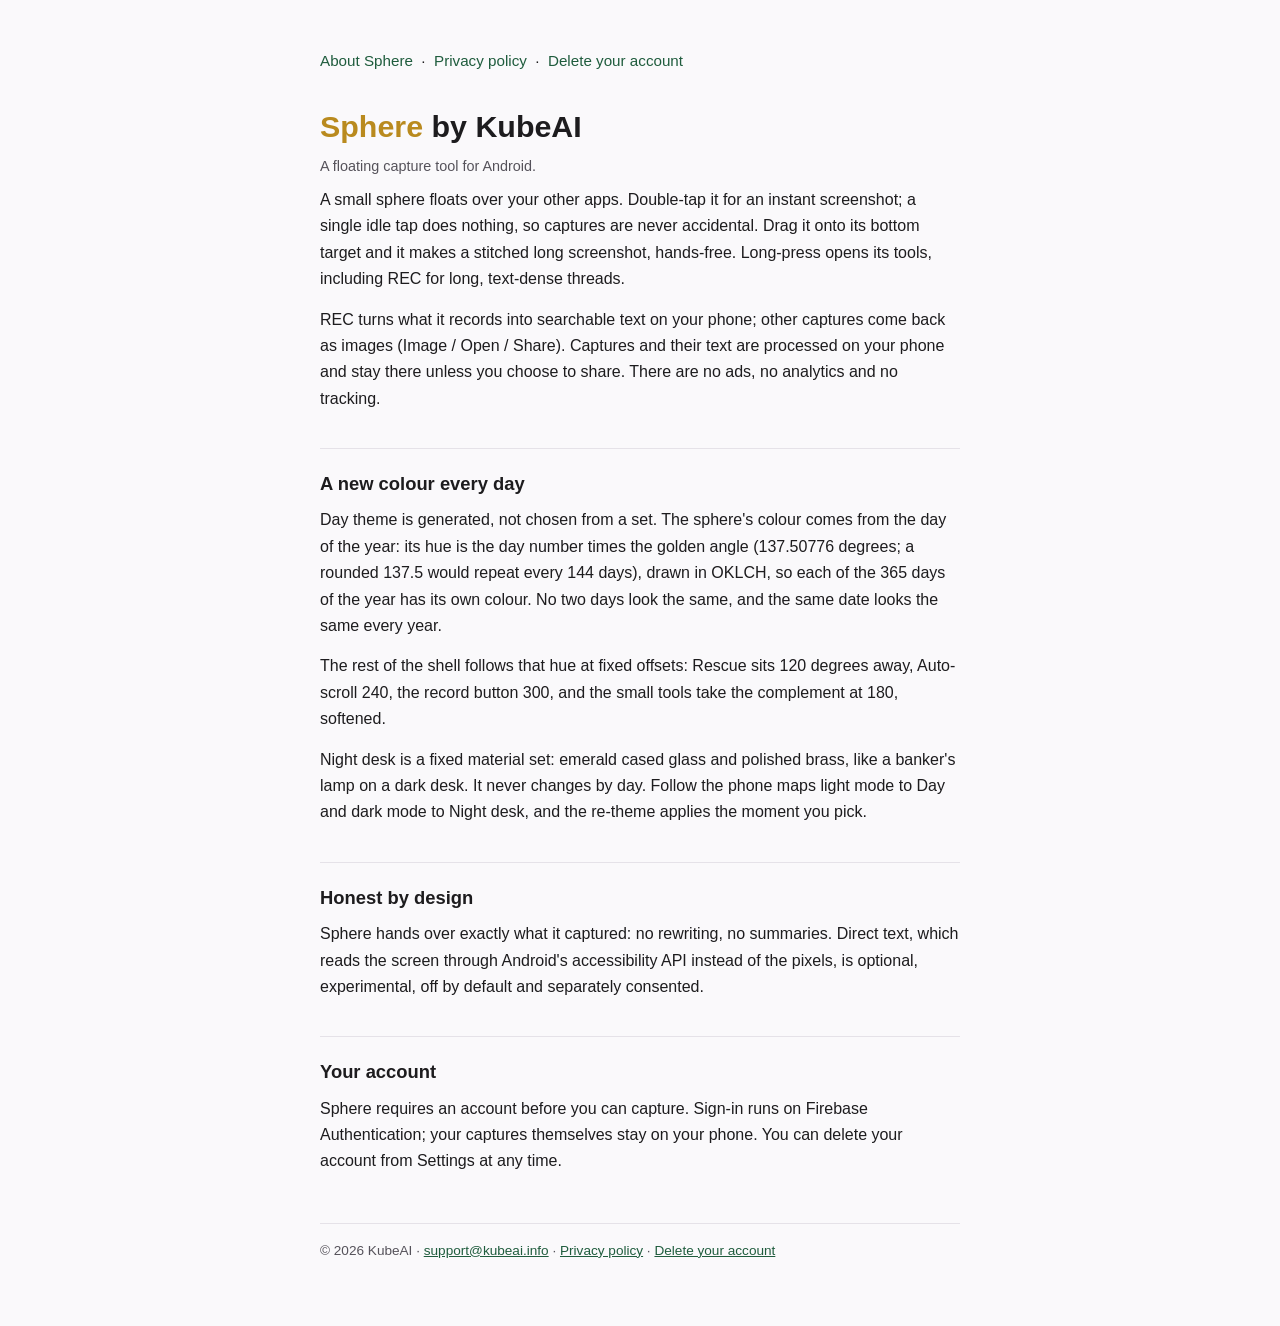
<file: app/index.html>
<!DOCTYPE html>
<html lang="en">
<head>
<meta charset="utf-8">
<meta name="viewport" content="width=device-width, initial-scale=1">
<title>Sphere by KubeAI - a floating capture tool for Android</title>
<meta name="description" content="Sphere by KubeAI: a floating capture tool for Android. A new colour every day, Night desk in emerald and brass, captures that stay on your phone.">
<style>
  :root { --ink:#1d1c1e; --ink2:#55525a; --gold:#b98a1e; --green:#1f5c3d; --hair:#e5e2e8; }
  * { box-sizing: border-box; }
  body { margin:0; font:16px/1.65 -apple-system, "Segoe UI", Roboto, Helvetica, Arial, sans-serif; color:var(--ink); background:#faf9fb; }
  main { max-width: 680px; margin: 0 auto; padding: 48px 20px 64px; }
  h1 { font-size: 1.9rem; margin: 0 0 4px; }
  h2 { font-size: 1.15rem; margin: 36px 0 8px; padding-top: 20px; border-top: 1px solid var(--hair); }
  .meta { color: var(--ink2); font-size: .9rem; margin-bottom: 8px; }
  p { margin: 0 0 14px; }
  a { color: var(--green); }
  nav.top { margin: 0 0 28px; font-size: .95rem; }
  nav.top a { text-decoration: none; }
  footer { margin-top: 48px; padding-top: 16px; border-top: 1px solid var(--hair); color: var(--ink2); font-size: .85rem; }
  .brand { color: var(--gold); }
</style>
</head>
<body>
<main>
<nav class="top"><a href="./">About Sphere</a> &nbsp;&middot;&nbsp; <a href="../privacy/">Privacy policy</a> &nbsp;&middot;&nbsp; <a href="../deletion/">Delete your account</a></nav>
<h1><span class="brand">Sphere</span> by KubeAI</h1>
<p class="meta">A floating capture tool for Android.</p>

<p>A small sphere floats over your other apps. Double-tap it for an instant screenshot; a single idle tap does nothing, so captures are never accidental. Drag it onto its bottom target and it makes a stitched long screenshot, hands-free. Long-press opens its tools, including REC for long, text-dense threads.</p>

<p>REC turns what it records into searchable text on your phone; other captures come back as images (Image / Open / Share). Captures and their text are processed on your phone and stay there unless you choose to share. There are no ads, no analytics and no tracking.</p>

<h2>A new colour every day</h2>
<p>Day theme is generated, not chosen from a set. The sphere's colour comes from the day of the year: its hue is the day number times the golden angle (137.50776 degrees; a rounded 137.5 would repeat every 144 days), drawn in OKLCH, so each of the 365 days of the year has its own colour. No two days look the same, and the same date looks the same every year.</p>
<p>The rest of the shell follows that hue at fixed offsets: Rescue sits 120 degrees away, Auto-scroll 240, the record button 300, and the small tools take the complement at 180, softened.</p>
<p>Night desk is a fixed material set: emerald cased glass and polished brass, like a banker's lamp on a dark desk. It never changes by day. Follow the phone maps light mode to Day and dark mode to Night desk, and the re-theme applies the moment you pick.</p>

<h2>Honest by design</h2>
<p>Sphere hands over exactly what it captured: no rewriting, no summaries. Direct text, which reads the screen through Android's accessibility API instead of the pixels, is optional, experimental, off by default and separately consented.</p>

<h2>Your account</h2>
<p>Sphere requires an account before you can capture. Sign-in runs on Firebase Authentication; your captures themselves stay on your phone. You can delete your account from Settings at any time.</p>

<footer>&copy; 2026 KubeAI &middot; <a href="mailto:support@kubeai.info">support@kubeai.info</a> &middot; <a href="../privacy/">Privacy policy</a> &middot; <a href="../deletion/">Delete your account</a></footer>
</main>
</body>
</html>
</file>
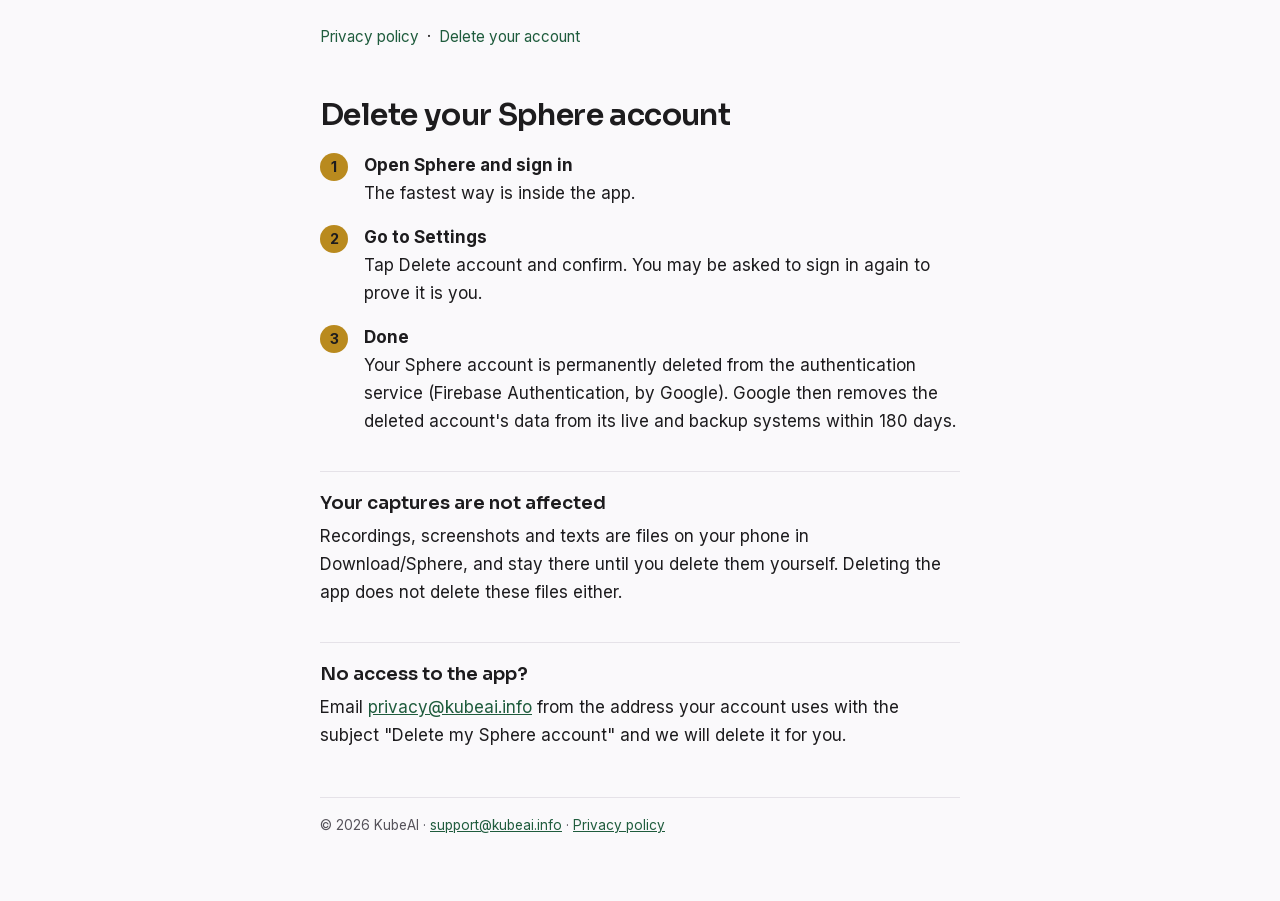
<file: deletion/index.html>
<!DOCTYPE html>
<html lang="en">
<head>
<meta charset="utf-8">
<meta name="viewport" content="width=device-width, initial-scale=1">
<title>Delete your Sphere account</title>
<meta name="description" content="How to delete your Sphere by KubeAI account.">
<link rel="canonical" href="https://sphere.kubeai.info/deletion/">
<link rel="icon" type="image/png" href="../assets/img/favicon-32.png">
<link rel="apple-touch-icon" href="../assets/img/apple-touch-icon.png">
<link rel="stylesheet" href="../assets/css/sphere.css">
</head>
<body class="legal">
<nav class="top" style="max-width:680px;margin:0 auto;padding:24px 20px 0"><a href="../privacy/">Privacy policy</a> &nbsp;&middot;&nbsp; <a href="./">Delete your account</a></nav>
<main>
<h1>Delete your Sphere account</h1>

<ol class="steps">
<li><b>Open Sphere and sign in</b> The fastest way is inside the app.</li>
<li><b>Go to Settings</b> Tap Delete account and confirm. You may be asked to sign in again to prove it is you.</li>
<li><b>Done</b> Your Sphere account is permanently deleted from the authentication service (Firebase Authentication, by Google). Google then removes the deleted account's data from its live and backup systems within 180 days.</li>
</ol>

<h2>Your captures are not affected</h2>
<p>Recordings, screenshots and texts are files on your phone in Download/Sphere, and stay there until you delete them yourself. Deleting the app does not delete these files either.</p>

<h2>No access to the app?</h2>
<p>Email <a href="mailto:privacy@kubeai.info">privacy@kubeai.info</a> from the address your account uses with the subject "Delete my Sphere account" and we will delete it for you.</p>

<footer>&copy; 2026 KubeAI &middot; <a href="mailto:support@kubeai.info">support@kubeai.info</a> &middot; <a href="../privacy/">Privacy policy</a></footer>
</main>
</body>
</html>
</file>
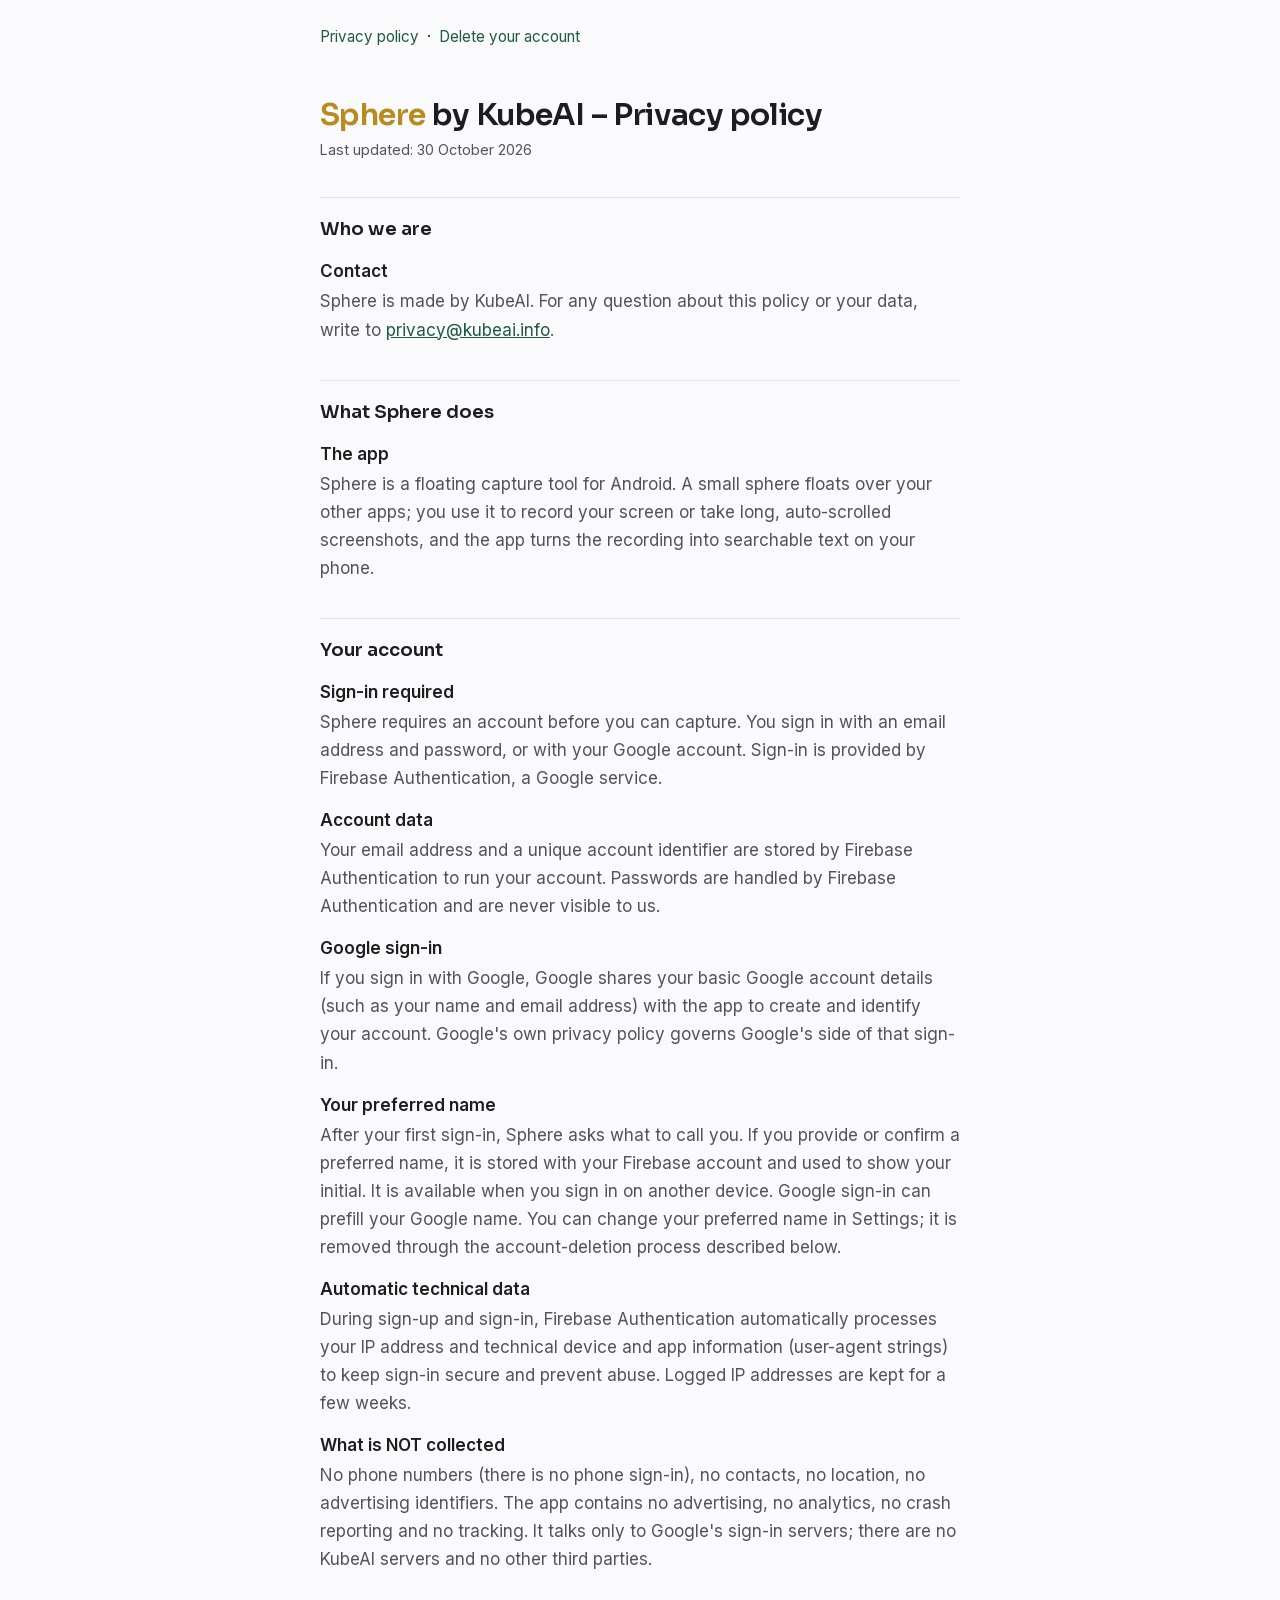
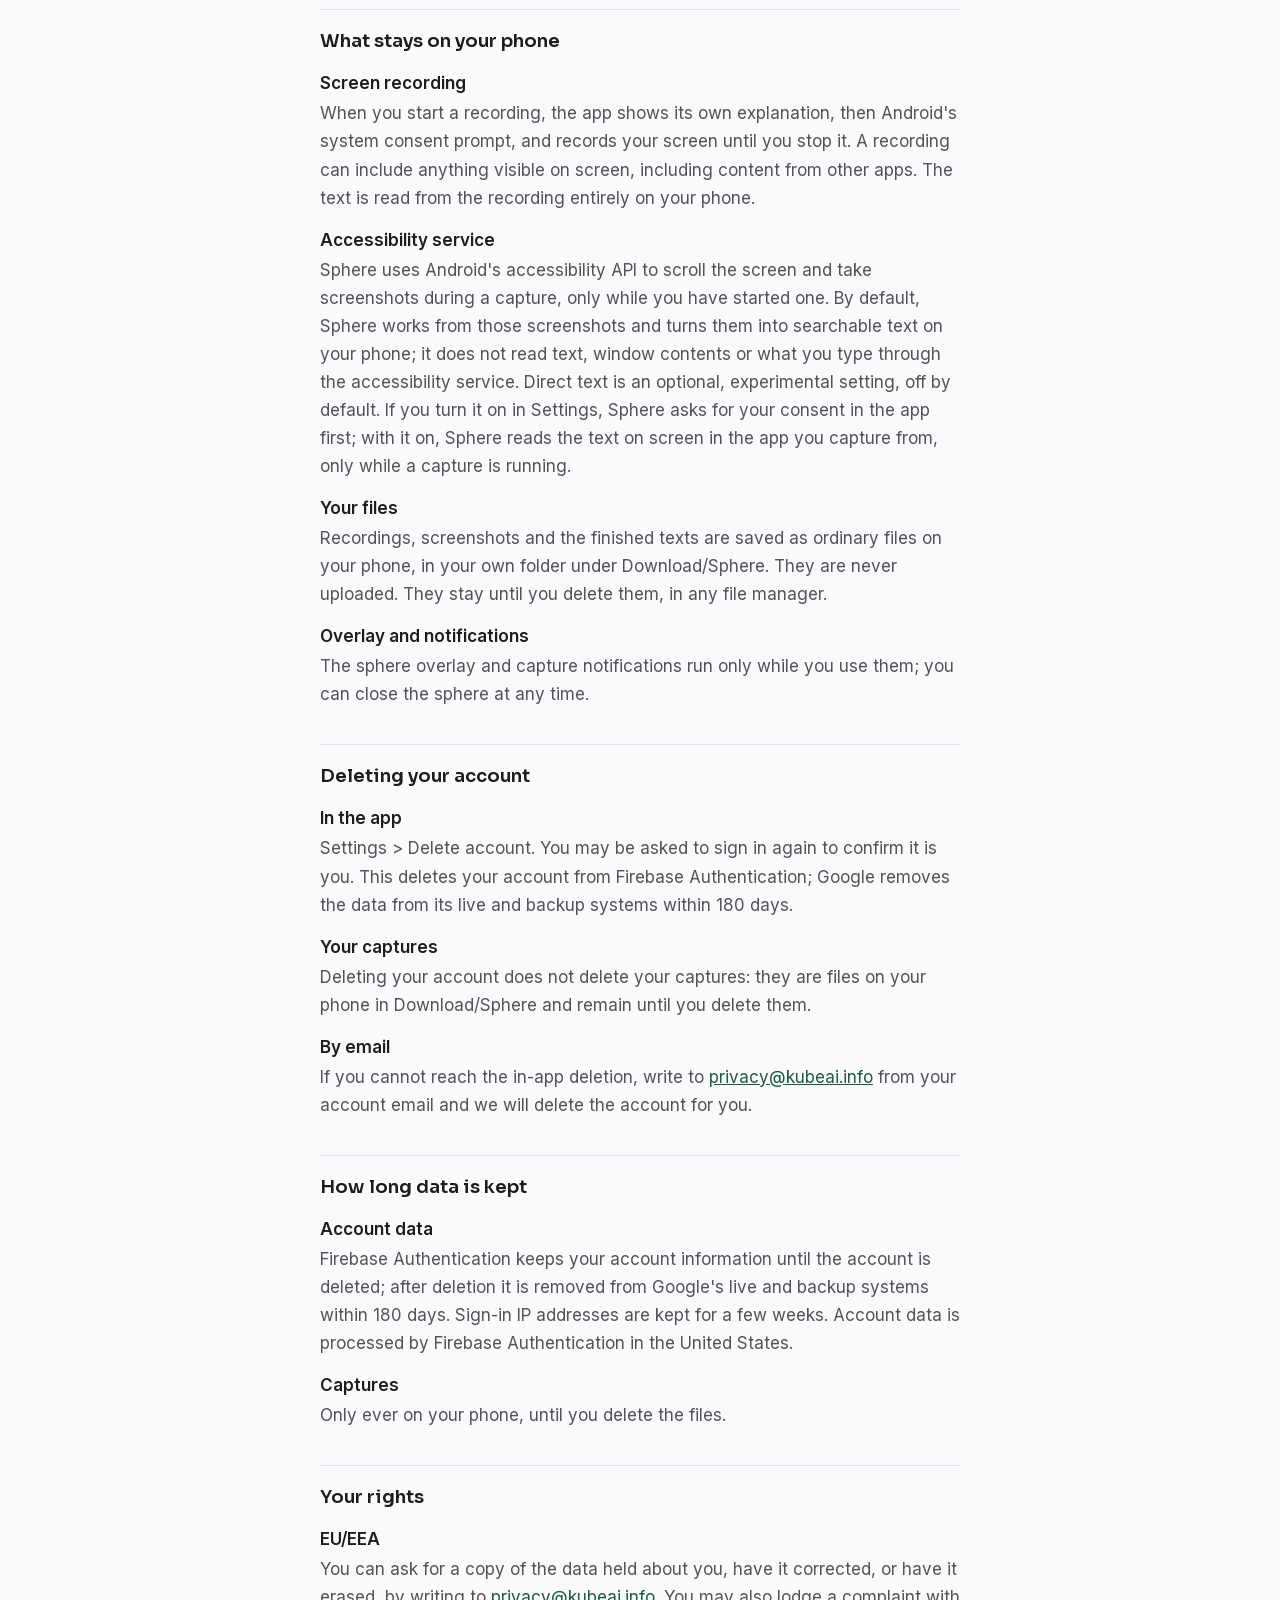
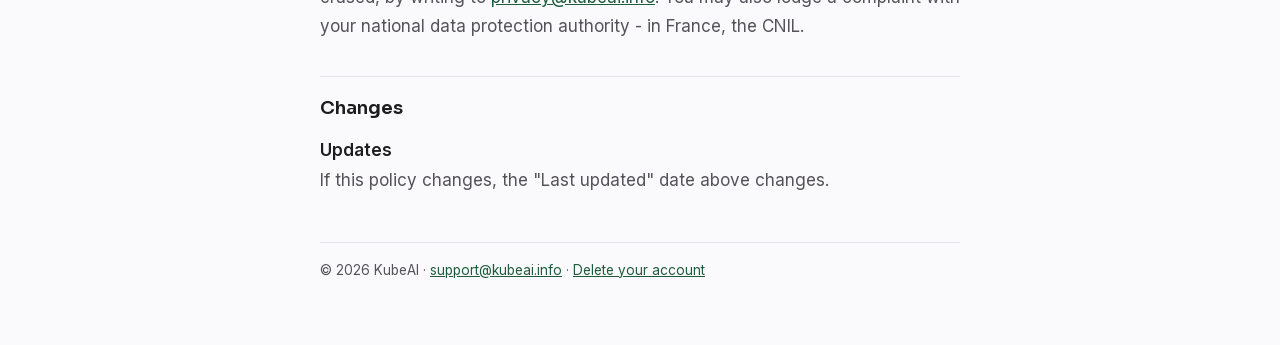
<file: privacy/index.html>
<!DOCTYPE html>
<html lang="en">
<head>
<meta charset="utf-8">
<meta name="viewport" content="width=device-width, initial-scale=1">
<title>Sphere by KubeAI - Privacy policy</title>
<meta name="description" content="Privacy policy for Sphere by KubeAI, the floating capture tool for Android.">
<link rel="canonical" href="https://sphere.kubeai.info/privacy/">
<link rel="icon" type="image/png" href="../assets/img/favicon-32.png">
<link rel="apple-touch-icon" href="../assets/img/apple-touch-icon.png">
<link rel="stylesheet" href="../assets/css/sphere.css">
</head>
<body class="legal">
<nav class="top wrap" style="max-width:680px;margin:0 auto;padding:24px 20px 0"><a href="./">Privacy policy</a> &nbsp;&middot;&nbsp; <a href="../deletion/">Delete your account</a></nav>
<main>
<h1><span class="brand-inline">Sphere</span> by KubeAI &ndash; Privacy policy</h1>
<p class="meta">Last updated: 30 October 2026</p>

<h2>Who we are</h2>
<dl>
<dt>Contact</dt>
<dd>Sphere is made by KubeAI. For any question about this policy or your data, write to <a href="mailto:privacy@kubeai.info">privacy@kubeai.info</a>.</dd>
</dl>

<h2>What Sphere does</h2>
<dl>
<dt>The app</dt>
<dd>Sphere is a floating capture tool for Android. A small sphere floats over your other apps; you use it to record your screen or take long, auto-scrolled screenshots, and the app turns the recording into searchable text on your phone.</dd>
</dl>

<h2>Your account</h2>
<dl>
<dt>Sign-in required</dt>
<dd>Sphere requires an account before you can capture. You sign in with an email address and password, or with your Google account. Sign-in is provided by Firebase Authentication, a Google service.</dd>
<dt>Account data</dt>
<dd>Your email address and a unique account identifier are stored by Firebase Authentication to run your account. Passwords are handled by Firebase Authentication and are never visible to us.</dd>
<dt>Google sign-in</dt>
<dd>If you sign in with Google, Google shares your basic Google account details (such as your name and email address) with the app to create and identify your account. Google's own privacy policy governs Google's side of that sign-in.</dd>
<dt>Your preferred name</dt>
<dd>After your first sign-in, Sphere asks what to call you. If you provide or confirm a preferred name, it is stored with your Firebase account and used to show your initial. It is available when you sign in on another device. Google sign-in can prefill your Google name. You can change your preferred name in Settings; it is removed through the account-deletion process described below.</dd>
<dt>Automatic technical data</dt>
<dd>During sign-up and sign-in, Firebase Authentication automatically processes your IP address and technical device and app information (user-agent strings) to keep sign-in secure and prevent abuse. Logged IP addresses are kept for a few weeks.</dd>
<dt>What is NOT collected</dt>
<dd>No phone numbers (there is no phone sign-in), no contacts, no location, no advertising identifiers. The app contains no advertising, no analytics, no crash reporting and no tracking. It talks only to Google's sign-in servers; there are no KubeAI servers and no other third parties.</dd>
</dl>

<h2>What stays on your phone</h2>
<dl>
<dt>Screen recording</dt>
<dd>When you start a recording, the app shows its own explanation, then Android's system consent prompt, and records your screen until you stop it. A recording can include anything visible on screen, including content from other apps. The text is read from the recording entirely on your phone.</dd>
<dt>Accessibility service</dt>
<dd>Sphere uses Android's accessibility API to scroll the screen and take screenshots during a capture, only while you have started one. By default, Sphere works from those screenshots and turns them into searchable text on your phone; it does not read text, window contents or what you type through the accessibility service. Direct text is an optional, experimental setting, off by default. If you turn it on in Settings, Sphere asks for your consent in the app first; with it on, Sphere reads the text on screen in the app you capture from, only while a capture is running.</dd>
<dt>Your files</dt>
<dd>Recordings, screenshots and the finished texts are saved as ordinary files on your phone, in your own folder under Download/Sphere. They are never uploaded. They stay until you delete them, in any file manager.</dd>
<dt>Overlay and notifications</dt>
<dd>The sphere overlay and capture notifications run only while you use them; you can close the sphere at any time.</dd>
</dl>

<h2>Deleting your account</h2>
<dl>
<dt>In the app</dt>
<dd>Settings &gt; Delete account. You may be asked to sign in again to confirm it is you. This deletes your account from Firebase Authentication; Google removes the data from its live and backup systems within 180 days.</dd>
<dt>Your captures</dt>
<dd>Deleting your account does not delete your captures: they are files on your phone in Download/Sphere and remain until you delete them.</dd>
<dt>By email</dt>
<dd>If you cannot reach the in-app deletion, write to <a href="mailto:privacy@kubeai.info">privacy@kubeai.info</a> from your account email and we will delete the account for you.</dd>
</dl>

<h2>How long data is kept</h2>
<dl>
<dt>Account data</dt>
<dd>Firebase Authentication keeps your account information until the account is deleted; after deletion it is removed from Google's live and backup systems within 180 days. Sign-in IP addresses are kept for a few weeks. Account data is processed by Firebase Authentication in the United States.</dd>
<dt>Captures</dt>
<dd>Only ever on your phone, until you delete the files.</dd>
</dl>

<h2>Your rights</h2>
<dl>
<dt>EU/EEA</dt>
<dd>You can ask for a copy of the data held about you, have it corrected, or have it erased, by writing to <a href="mailto:privacy@kubeai.info">privacy@kubeai.info</a>. You may also lodge a complaint with your national data protection authority - in France, the CNIL.</dd>
</dl>

<h2>Changes</h2>
<dl>
<dt>Updates</dt>
<dd>If this policy changes, the "Last updated" date above changes.</dd>
</dl>

<footer>&copy; 2026 KubeAI &middot; <a href="mailto:support@kubeai.info">support@kubeai.info</a> &middot; <a href="../deletion/">Delete your account</a></footer>
</main>
</body>
</html>
</file>
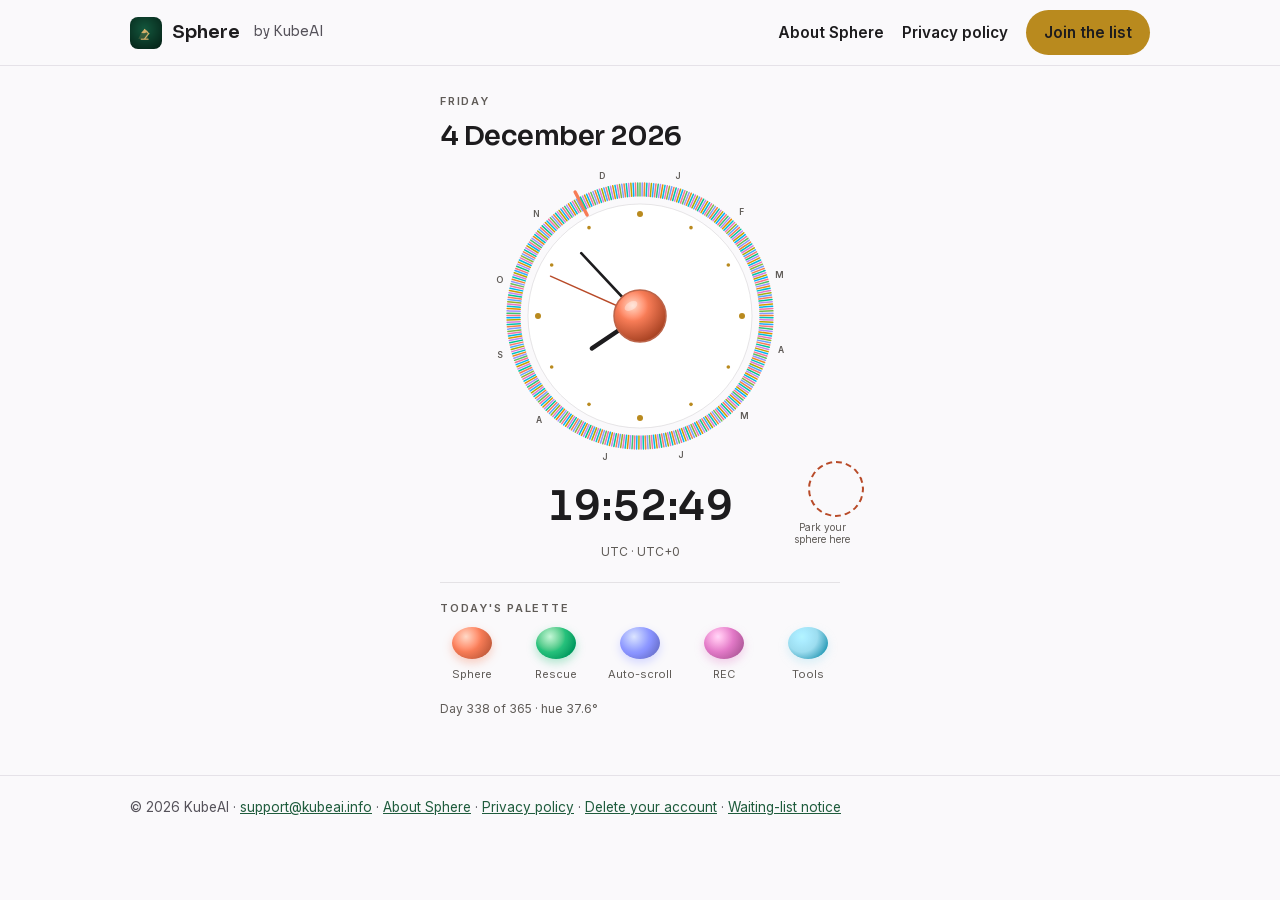
<file: today/index.html>
<!DOCTYPE html>
<html lang="en">
<head>
<meta charset="utf-8">
<meta name="viewport" content="width=device-width, initial-scale=1">
<title>Today - Sphere by KubeAI</title>
<meta name="description" content="Today on Sphere: the date, the time, and the day's colour.">
<link rel="canonical" href="https://sphere.kubeai.info/today/">
<link rel="icon" type="image/png" href="../assets/img/favicon-32.png">
<link rel="apple-touch-icon" href="../assets/img/apple-touch-icon.png">
<link rel="stylesheet" href="../assets/css/sphere.css">
<link rel="stylesheet" href="../assets/css/today.css">
<style>
  .brand-by{font-weight:400;font-size:.85rem;color:var(--ink2)}
  .site-foot{border-top:1px solid var(--hair);margin-top:40px;padding:20px 0 32px;color:var(--ink2);font-size:.85rem}
  .site-foot p{margin:0}
  .site-foot a{color:var(--link)}
</style>
</head>
<body>
<header class="site-head">
  <div class="wrap">
    <a class="brand" href="../"><img src="../assets/img/icon-512.png" alt="" width="32" height="32">Sphere&nbsp;<span class="brand-by">by KubeAI</span></a>
    <nav class="site-nav" aria-label="Site">
      <a href="../app/">About Sphere</a>
      <a href="../privacy/">Privacy policy</a>
      <a class="btn" href="../#join">Join the list</a>
    </nav>
  </div>
</header>
<main>
  <section class="today" aria-label="Today on Sphere: date, time and the day's colour">
    <div class="today-date">
      <div>
        <span class="t-weekday">Today</span>
        <span class="t-datelong"></span>
      </div>
      <div class="t-park">
        <div class="t-park-circle"></div>
        <span>Park your sphere here</span>
      </div>
    </div>
    <div class="today-clockwrap">
      <svg class="t-dial" width="300" height="300" viewBox="0 0 300 300" role="img" aria-label="Today's clock"></svg>
    </div>
    <div class="today-time">
      <span class="t-time">--:--:--</span>
      <span class="t-tz"></span>
    </div>
    <div class="today-palette">
      <span class="t-label">Today's palette</span>
      <div class="t-chips"></div>
    </div>
    <div class="today-meta">
      <span class="t-dayhue"></span>
      <span class="t-testlabel"></span>
    </div>
    <div class="t-streak" aria-hidden="true"></div>
    <noscript><p class="t-tz" style="text-align:center">Enable JavaScript to see today's live clock and colour.</p></noscript>
  </section>
</main>
<footer class="site-foot">
  <div class="wrap">
    <p>&copy; 2026 KubeAI &middot; <a href="mailto:support@kubeai.info">support@kubeai.info</a> &middot; <a href="../app/">About Sphere</a> &middot; <a href="../privacy/">Privacy policy</a> &middot; <a href="../deletion/">Delete your account</a> &middot; <a href="../waitlist-notice/">Waiting-list notice</a></p>
  </div>
</footer>
<script src="../assets/js/sphere.js" defer></script>
<script src="../assets/js/today.js" defer></script>
</body>
</html>
</file>
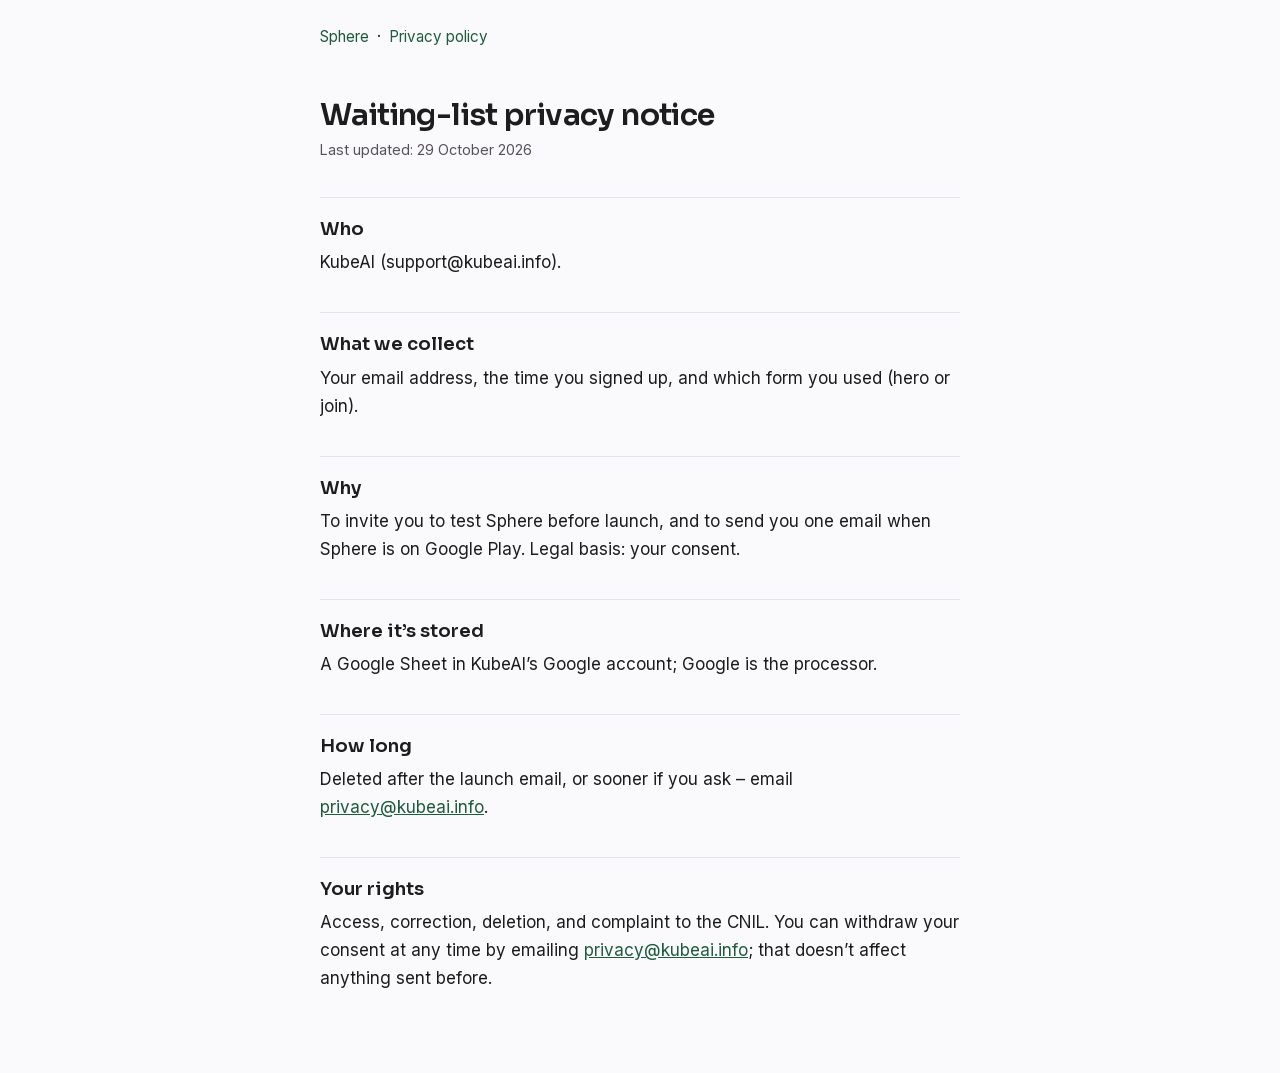
<file: waitlist-notice/index.html>
<!DOCTYPE html>
<html lang="en">
<head>
<meta charset="utf-8">
<meta name="viewport" content="width=device-width, initial-scale=1">
<title>Sphere by KubeAI - Waiting-list privacy notice</title>
<meta name="description" content="How KubeAI handles the email address you leave on the Sphere waiting list.">
<link rel="canonical" href="https://sphere.kubeai.info/waitlist-notice/">
<link rel="icon" type="image/png" href="../assets/img/favicon-32.png">
<link rel="apple-touch-icon" href="../assets/img/apple-touch-icon.png">
<link rel="stylesheet" href="../assets/css/sphere.css">
</head>
<body class="legal">
<nav class="top" style="max-width:680px;margin:0 auto;padding:24px 20px 0"><a href="../">Sphere</a> &nbsp;&middot;&nbsp; <a href="../privacy/">Privacy policy</a></nav>
<main>
<h1>Waiting-list privacy notice</h1>
<p class="meta">Last updated: 29 October 2026</p>

<h2>Who</h2>
<p>KubeAI (support@kubeai.info).</p>

<h2>What we collect</h2>
<p>Your email address, the time you signed up, and which form you used (hero or join).</p>

<h2>Why</h2>
<p>To invite you to test Sphere before launch, and to send you one email when Sphere is on Google Play. Legal basis: your consent.</p>

<h2>Where it&rsquo;s stored</h2>
<p>A Google Sheet in KubeAI&rsquo;s Google account; Google is the processor.</p>

<h2>How long</h2>
<p>Deleted after the launch email, or sooner if you ask &ndash; email <a href="mailto:privacy@kubeai.info">privacy@kubeai.info</a>.</p>

<h2>Your rights</h2>
<p>Access, correction, deletion, and complaint to the CNIL. You can withdraw your consent at any time by emailing <a href="mailto:privacy@kubeai.info">privacy@kubeai.info</a>; that doesn&rsquo;t affect anything sent before.</p>
</main>
</body>
</html>
</file>
<file: assets/css/sphere.css>
/* Sphere by KubeAI - shared stylesheet. Static, self-hosted, no third-party requests. */
:root{
  --bg:#faf9fb; --ink:#1d1c1e; --ink2:#55525a; --gold:#b98a1e; --gold-ink:#1d1c1e;
  --link:#1f5c3d; --hair:#e5e2e8; --card:#ffffff; --panel:#f2f0f4;
}
@media (prefers-color-scheme: dark){
  :root{
    --bg:#0B0E0D; --ink:#F3EBDD; --ink2:#B8AE9C; --gold:#C9A45C; --gold-ink:#0B0E0D;
    --link:#3FD29A; --hair:#232a27; --card:#121614; --panel:#121614;
  }
}
*{box-sizing:border-box}
html{scroll-behavior:smooth}
body{margin:0;font:17px/1.65 Inter,"Segoe UI",Roboto,Helvetica,Arial,sans-serif;color:var(--ink);background:var(--bg);
  -webkit-text-size-adjust:100%}
@media (prefers-reduced-motion: reduce){
  html{scroll-behavior:auto}
  *,*::before,*::after{animation:none!important;transition:none!important}
}
h1,h2,h3{font-family:Sora,Inter,sans-serif;letter-spacing:-0.02em;line-height:1.2;margin:0 0 .5em}
h1{font-size:clamp(2rem,6vw,2.75rem);font-weight:600}
h2{font-size:clamp(1.5rem,4.5vw,2rem);font-weight:600}
h3{font-size:1.05rem;font-weight:600}
p{margin:0 0 1em}
a{color:var(--link)}
a:focus-visible,button:focus-visible,input:focus-visible{outline:2px solid var(--gold);outline-offset:2px}
.wrap{max-width:1060px;margin:0 auto;padding:0 20px}
.skip{position:absolute;left:-999px;top:0;background:var(--bg);color:var(--ink);padding:8px 14px;z-index:10}
.skip:focus{left:8px;top:8px}

/* header */
.site-head{border-bottom:1px solid var(--hair);background:var(--bg)}
.site-head .wrap{display:flex;align-items:center;gap:18px;min-height:64px;padding-top:10px;padding-bottom:10px;flex-wrap:wrap}
.brand{display:flex;align-items:center;gap:10px;text-decoration:none;color:var(--ink);font-family:Sora,sans-serif;font-weight:600;font-size:1.15rem}
.brand img{width:32px;height:32px;border-radius:8px;display:block}
.site-nav{display:flex;gap:18px;margin-left:auto;align-items:center;flex-wrap:wrap}
.site-nav a{text-decoration:none;color:var(--ink);font-weight:600;font-size:.95rem}
.site-nav a:hover{color:var(--gold)}
.btn{display:inline-block;background:var(--gold);color:var(--gold-ink);font-weight:600;font-size:.95rem;
  padding:10px 18px;border-radius:999px;border:0;text-decoration:none;cursor:pointer;font-family:inherit}
.btn:hover{filter:brightness(1.08)}

/* legal pages (restyle only, text untouched) */
.legal main{max-width:680px;margin:0 auto;padding:48px 20px 64px}
.legal h1{font-size:1.9rem;margin:0 0 4px}
.legal h2{font-size:1.15rem;margin:36px 0 8px;padding-top:20px;border-top:1px solid var(--hair);letter-spacing:0}
.legal .meta{color:var(--ink2);font-size:.9rem;margin-bottom:8px}
.legal dt{font-weight:600;margin-top:14px}
.legal dd{margin:2px 0 0;color:var(--ink2)}
.legal nav.top{margin:0 0 28px;font-size:.95rem}
.legal nav.top a{text-decoration:none}
.legal footer{margin-top:48px;padding-top:16px;border-top:1px solid var(--hair);color:var(--ink2);font-size:.85rem}
.legal .brand-inline{color:var(--gold)}
.legal ol.steps{padding-left:0;list-style:none;counter-reset:step}
.legal ol.steps li{counter-increment:step;margin:16px 0;padding-left:44px;position:relative}
.legal ol.steps li::before{content:counter(step);position:absolute;left:0;top:2px;width:28px;height:28px;border-radius:50%;
  background:var(--gold);color:var(--gold-ink);font-weight:700;text-align:center;line-height:28px;font-size:.9rem}
.legal ol.steps b{display:block}
@media (prefers-color-scheme: dark){ .legal dd{color:#cfc6b8} }

/* hero */
.hero{background:#0B0E0D;color:#F3EBDD;overflow:hidden}
.hero .stage{position:relative;max-width:1060px;margin:0 auto;padding:56px 20px 40px}
.hero-canvas{position:relative;width:100%;height:430px}
.agent-card{position:absolute;width:190px;padding:14px;border-radius:16px;background:#121614;
  border:1px solid rgba(201,164,92,.3);display:flex;flex-direction:column;gap:9px}
.agent-card .who{display:flex;align-items:center;gap:8px}
.agent-card .dot{width:18px;height:18px;border-radius:50%;flex:none}
.agent-card .name{font-size:12.5px;font-weight:600;color:#F3EBDD}
.agent-card .bar{height:7px;border-radius:4px;background:rgba(243,235,221,.15)}
.agent-card .bar.gold{background:rgba(232,184,106,.6)}
.agent-card .bar.go{height:18px;border-radius:10px;background:rgba(63,210,154,.18);border:1px solid rgba(63,210,154,.6)}
.ac-atlas{left:2%;top:6%}.ac-quill{right:2%;top:2%}.ac-lumen{left:50%;top:0;transform:translateX(-50%)}
.ac-forge{right:6%;bottom:4%}.ac-scout{left:6%;bottom:2%}
.hero-orbits{position:absolute;inset:0;width:100%;height:100%}
.sphere{position:absolute;left:50%;top:44%;transform:translate(-50%,-50%);width:132px;height:132px;border-radius:50%;
  background:radial-gradient(circle at 34% 28%, #A8F2CF 0%, #22A673 20%, #0B5E3F 60%, #05291B 100%);
  border:4px solid #C9A45C;box-shadow:0 0 50px 10px rgba(63,210,154,.35),0 0 150px 40px rgba(232,184,106,.16),
  inset -10px -14px 26px rgba(0,0,0,.45);animation:pulse 6s ease-in-out infinite}
@keyframes pulse{0%,100%{box-shadow:0 0 50px 10px rgba(63,210,154,.35),0 0 150px 40px rgba(232,184,106,.16),inset -10px -14px 26px rgba(0,0,0,.45)}
  50%{box-shadow:0 0 64px 14px rgba(63,210,154,.45),0 0 190px 50px rgba(232,184,106,.2),inset -10px -14px 26px rgba(0,0,0,.45)}}
.hero-copy{position:relative;text-align:center;max-width:720px;margin:8px auto 0}
.hero-copy p{color:#B8AE9C;font-size:1.06rem}
.status{color:#B8AE9C;font-size:.9rem;margin-top:14px}

/* form */
.wl{display:flex;gap:10px;justify-content:center;align-items:stretch;max-width:460px;margin:18px auto 0;flex-wrap:wrap}
.wl label{position:absolute;width:1px;height:1px;overflow:hidden;clip:rect(0 0 0 0);white-space:nowrap}
.wl input{flex:1 1 220px;min-width:0;padding:12px 14px;border-radius:999px;border:1px solid #3a3f3c;
  background:#121614;color:#F3EBDD;font-size:1rem;font-family:inherit}
.wl input::placeholder{color:#8f877a}
.wl .consent{color:#B8AE9C;font-size:.8rem;text-align:center;margin-top:10px}
.wl .consent a{color:#C9A45C}
.wl .state{font-size:.9rem;text-align:center;margin-top:8px;min-height:1.2em}
.wl .state.err{color:#f2b8a0}
.wl .state.ok{color:#3FD29A}
.wl .spin{display:inline-block;width:14px;height:14px;border:2px solid rgba(201,164,92,.35);border-top-color:#C9A45C;
  border-radius:50%;animation:rot 1s linear infinite;vertical-align:-2px;margin-right:6px}
@keyframes rot{to{transform:rotate(360deg)}}
.hp{position:absolute;left:-5000px;top:auto;width:1px;height:1px;overflow:hidden}

/* sections */
.sec{padding:72px 0}
.sec.tint{background:var(--panel)}
.eyebrow{color:var(--gold);font-weight:600;font-size:.85rem;letter-spacing:.08em;text-transform:uppercase;margin:0 0 10px}
.steps3{display:grid;grid-template-columns:repeat(3,1fr);gap:18px;margin:26px 0}
.steps3 article{background:var(--card);border:1px solid var(--hair);border-radius:18px;padding:20px}
.steps3 .num{width:30px;height:30px;border-radius:50%;background:var(--gold);color:var(--gold-ink);font-weight:700;
  display:flex;align-items:center;justify-content:center;margin-bottom:12px}
.steps3 p{color:var(--ink2);font-size:.95rem;margin:0}
.facts{display:grid;grid-template-columns:repeat(2,1fr);gap:14px;margin:26px 0}
.facts div{background:var(--card);border:1px solid var(--hair);border-radius:16px;padding:18px;font-weight:600}
.facts span{display:block;color:var(--ink2);font-weight:400;font-size:.9rem;margin-top:4px}
.links-inline{display:flex;gap:22px;flex-wrap:wrap;margin-top:18px}

/* comparison visual */
.duo{display:grid;grid-template-columns:1fr 1fr;gap:18px;margin:26px 0 8px}
.duo figure{margin:0;border:1px solid var(--hair);border-radius:18px;background:var(--card);padding:18px}
.duo figcaption{font-size:.85rem;color:var(--ink2);margin-bottom:12px;font-weight:600}
.chat{background:#121614;border:1px solid var(--hair);border-radius:16px;padding:16px;color:#F3EBDD;max-width:520px;margin:26px 0}
.chat .row{display:flex;gap:8px;align-items:center;margin:8px 0}
.chat .who{font-size:12px;color:#8f877a;min-width:64px}
.chat .line{height:9px;border-radius:5px;background:rgba(243,235,221,.14);flex:1}
.chat .line.got{background:rgba(232,184,106,.55)}
.chat-cap{color:var(--ink2);font-size:.9rem;margin-top:10px}

/* vision */
.badge{display:inline-block;border:1px solid var(--gold);color:var(--gold);border-radius:999px;
  padding:4px 12px;font-size:.8rem;font-weight:600;letter-spacing:.04em;margin-left:10px;vertical-align:middle}
.timeline{display:grid;grid-template-columns:repeat(3,1fr);gap:18px;margin:26px 0}
.timeline article{border-left:3px solid var(--hair);padding:4px 0 4px 16px}
.timeline article.here{border-left-color:var(--gold)}
.timeline .tag{display:inline-block;font-size:.75rem;font-weight:700;letter-spacing:.06em;text-transform:uppercase;
  border-radius:6px;padding:3px 8px;margin:8px 0}
.timeline .here .tag{background:rgba(185,138,30,.14);color:var(--gold)}
.timeline article:not(.here) .tag{background:var(--hair);color:var(--ink2)}
.timeline p{color:var(--ink2);font-size:.95rem;margin:0}
.calm{background:#0B0E0D;color:#F3EBDD;border-radius:22px;padding:34px;margin:26px 0;position:relative;overflow:hidden}
.calm .ghosts{display:flex;gap:14px;flex-wrap:wrap;opacity:.8;margin-top:18px}
.calm .ghost{border:1px solid rgba(201,164,92,.3);border-radius:14px;padding:12px 16px;font-size:.9rem;color:#B8AE9C}

/* footer */
.site-foot{border-top:1px solid var(--hair);padding:34px 0 44px;color:var(--ink2);font-size:.9rem}
.site-foot .wrap{display:flex;gap:18px;flex-wrap:wrap;align-items:center}
.site-foot a{color:var(--link)}

/* responsive */
@media (max-width:860px){
  .hero-canvas{height:360px}
  .agent-card{width:160px;padding:12px}
  .ac-lumen{display:none}
  .steps3,.timeline{grid-template-columns:1fr}
  .facts{grid-template-columns:1fr}
  .duo{grid-template-columns:1fr}
}
@media (max-width:480px){
  .hero-canvas{height:300px}
  .agent-card{width:140px;padding:10px;gap:7px}
  .agent-card .bar{height:6px}
  .ac-scout{display:none}
  .hero-copy h1{font-size:1.9rem}
}
@media (max-width:360px){
  .agent-card{width:120px}
  .hero-canvas{height:270px}
}
/* self-hosted fonts (Google Fonts variable subsets, no third-party request at runtime) */
@font-face{font-family:Sora;font-style:normal;font-weight:100 900;font-display:swap;src:url(../fonts/sora-var.woff2) format('woff2')}
@font-face{font-family:Inter;font-style:normal;font-weight:100 900;font-display:swap;src:url(../fonts/inter-var.woff2) format('woff2')}
</file>
<file: assets/css/today.css>
/* Sphere "Today" dial styles. Tokens are set by assets/js/today.js. */
.today{max-width:440px;margin:0 auto;padding:8px 20px 8px;color:var(--t-ink);position:relative}
.today-date{display:flex;justify-content:space-between;align-items:flex-start;padding-top:18px;min-height:88px}
.t-weekday{display:block;font-size:11px;font-weight:600;letter-spacing:.16em;text-transform:uppercase;color:var(--t-quiet)}
.t-datelong{display:block;font-family:Sora,sans-serif;font-weight:600;font-size:27px;letter-spacing:-.02em;color:var(--t-ink);margin-top:4px}
.t-park{position:absolute;right:0;bottom:190px;display:flex;flex-direction:column;align-items:center;gap:4px;width:76px;flex:none}
.t-park-circle{width:56px;height:56px;border-radius:50%;border:2px dashed var(--t-hueedge);transform:translateX(14px)}
.t-park span{font-size:10px;line-height:1.2;text-align:center;color:var(--t-quiet)}
.today-clockwrap{display:flex;justify-content:center;margin-top:4px}
.t-dial{max-width:100%;height:auto;display:block}
.today-time{margin-top:8px;display:flex;flex-direction:column;align-items:center;gap:2px}
.t-time{font-family:Sora,sans-serif;font-weight:600;font-size:40px;letter-spacing:.01em;font-variant-numeric:tabular-nums;color:var(--t-ink)}
.t-tz{font-size:12px;color:var(--t-quiet)}
.today-palette{margin:20px 0 0;padding-top:16px;border-top:1px solid var(--t-rule);display:flex;flex-direction:column;gap:10px}
.t-label{font-size:11px;font-weight:600;letter-spacing:.16em;text-transform:uppercase;color:var(--t-quiet)}
.t-chips{display:flex;justify-content:space-between}
.t-chip{display:flex;flex-direction:column;align-items:center;gap:6px;width:64px}
.t-chip-ball{width:40px;height:32px;border-radius:50%}
.t-chip span{font-size:11px;color:var(--t-quiet)}
.today-meta{margin:16px 0 0;display:flex;align-items:center;justify-content:space-between;gap:12px}
.t-dayhue{font-size:12px;color:var(--t-quiet)}
.t-testlabel{font-size:12px;font-weight:600;color:var(--t-ink);text-align:right}
.t-streak{margin:8px 0 0;display:flex;gap:5px}
.t-streak i{flex:1;height:6px;border-radius:3px;display:block}
@media (max-width:400px){
  .t-datelong{font-size:21px}
  .t-park{width:66px}
  .t-park-circle{width:48px;height:48px;transform:translateX(12px)}
  .t-time{font-size:34px}
}
</file>
